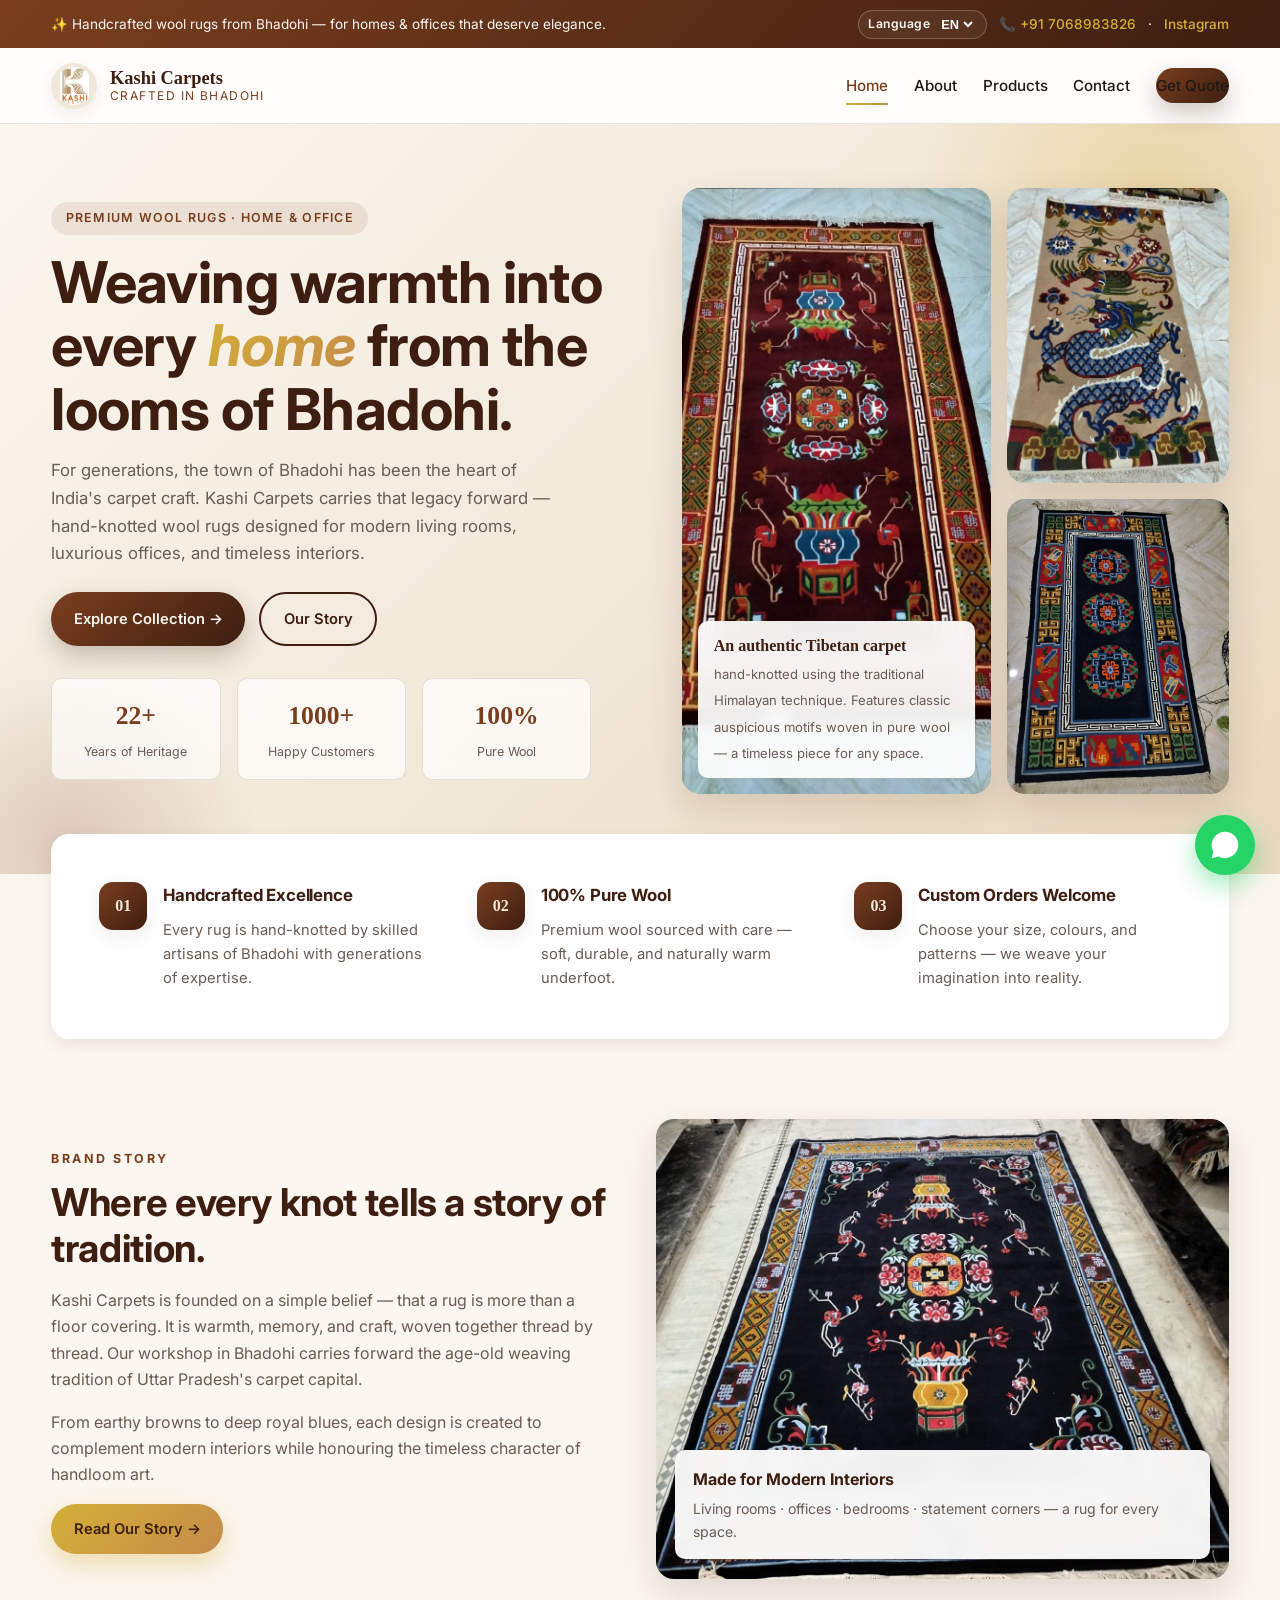
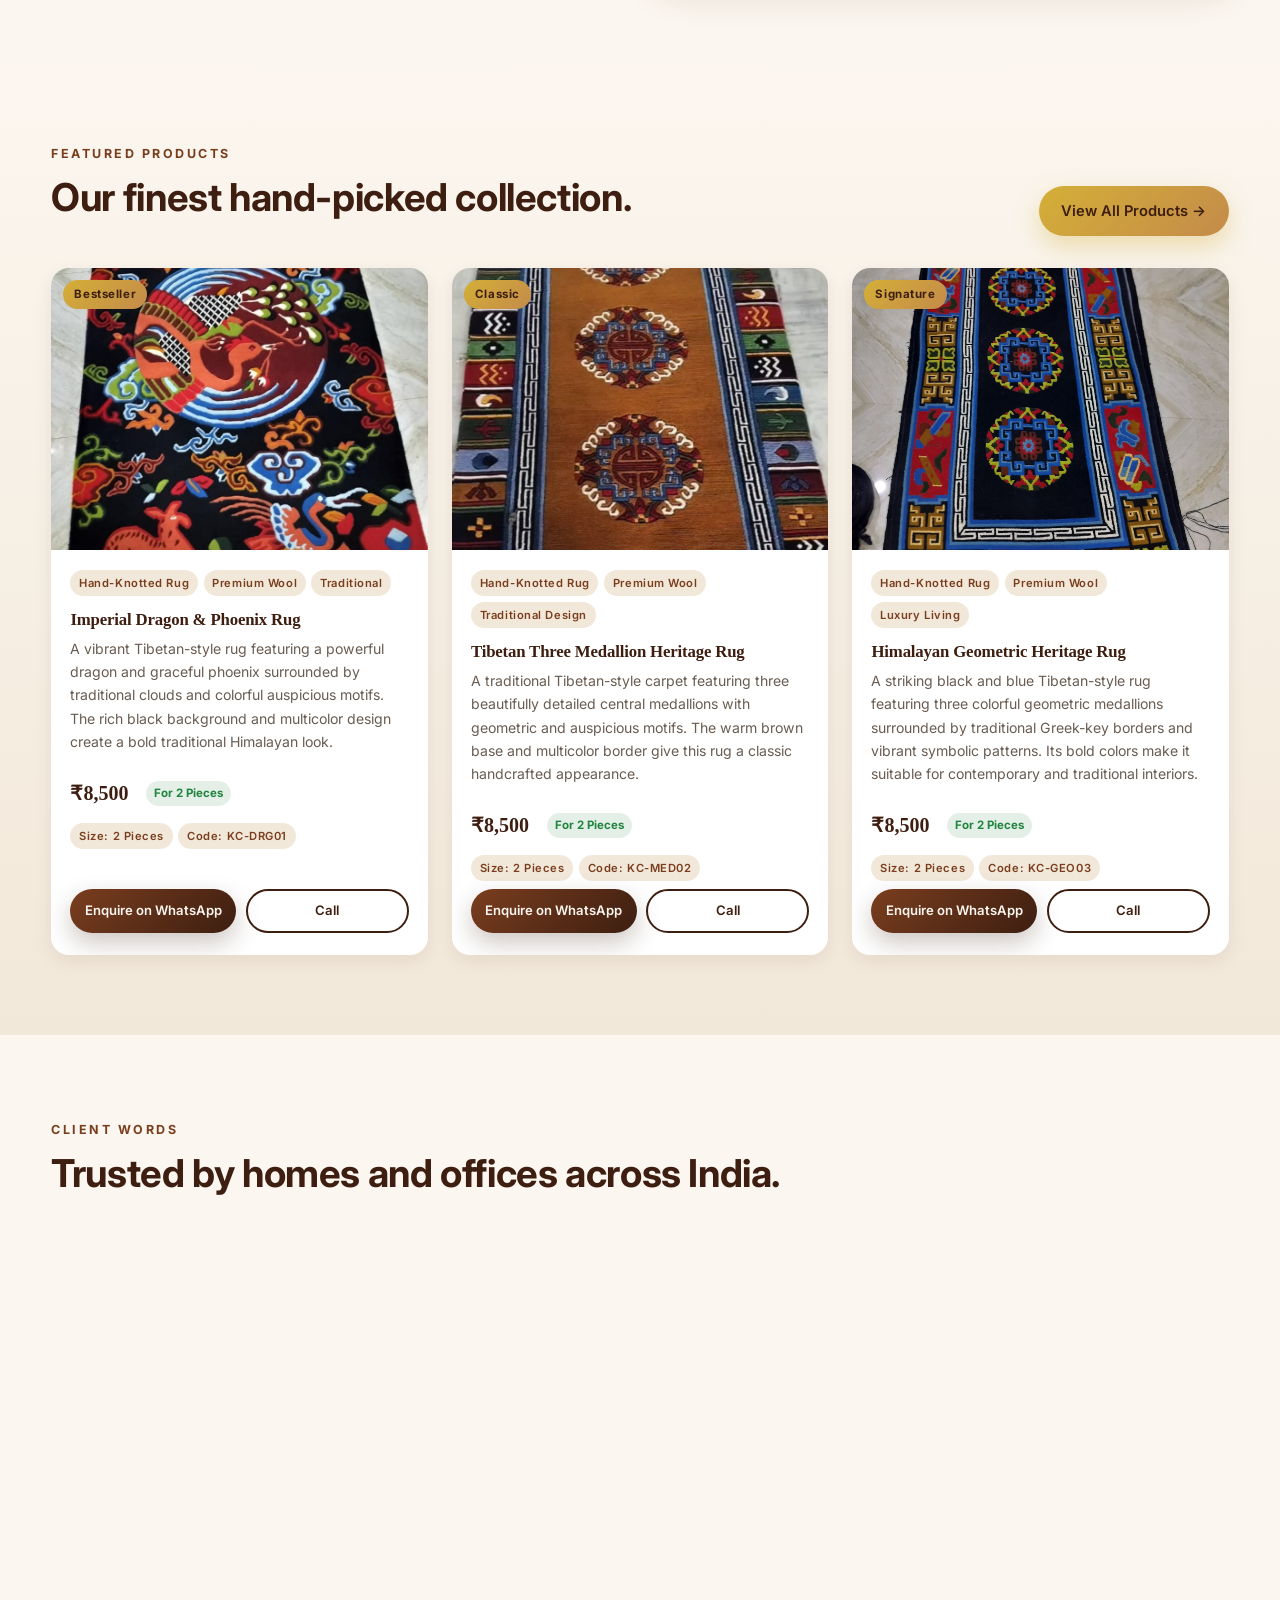
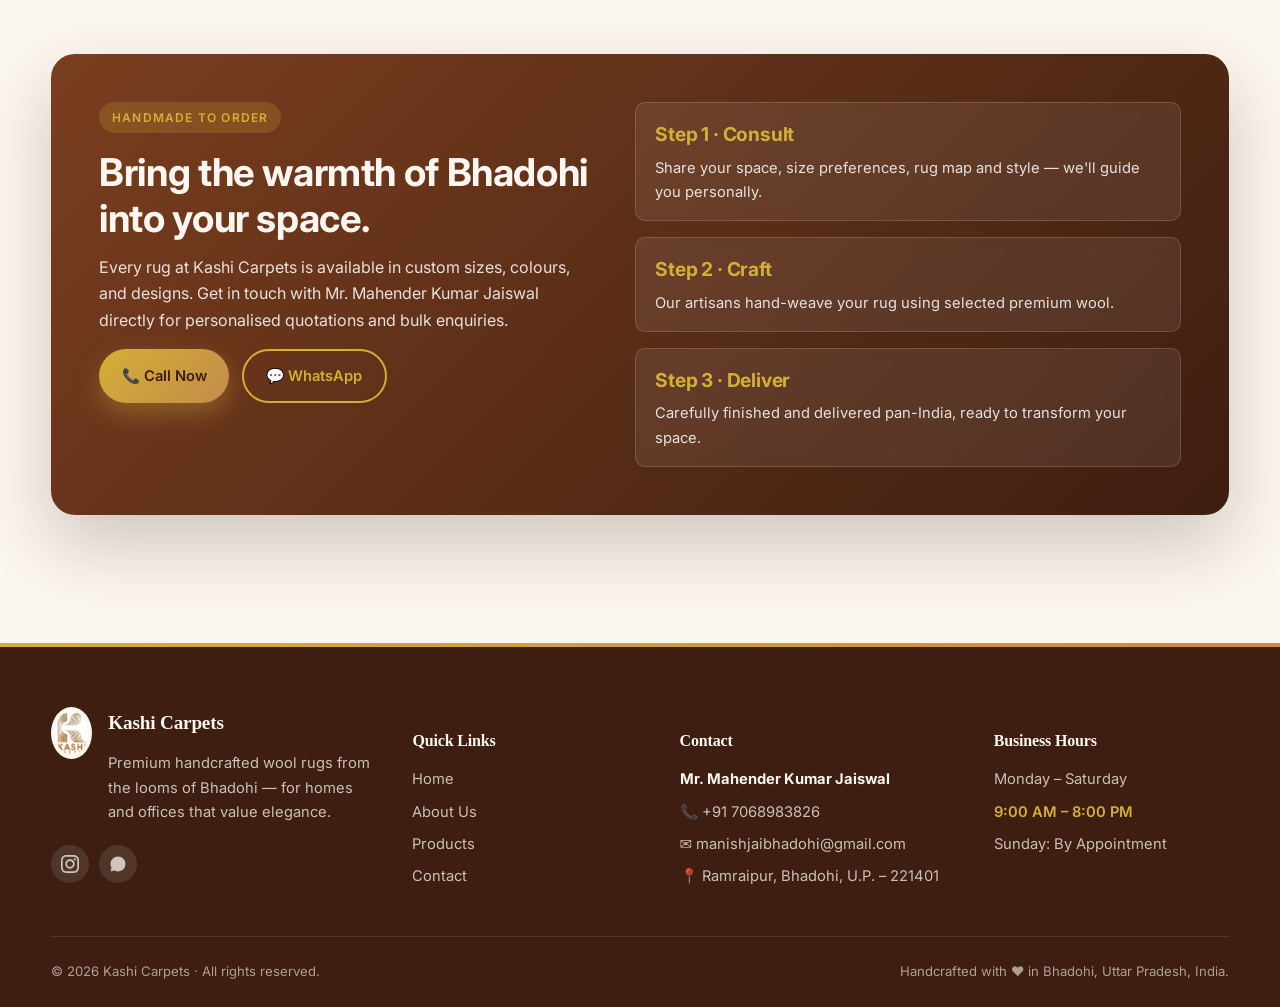
<file: index.html>
<!DOCTYPE html>
<html lang="en">
<head>
  <meta charset="UTF-8">
  <meta name="viewport" content="width=device-width, initial-scale=1.0">
  <title>Kashi Carpets | Handcrafted Wool Rugs from Bhadohi</title>
  <meta name="description" content="Kashi Carpets — premium handcrafted wool rugs from Bhadohi by Mr. Mahender Kumar Jaiswal. Home & office collections with elegant designs.">
  <meta name="theme-color" content="#3d1e10">
  <link rel="icon" type="image/webp" href="assets/images/logo.webp">
  <link rel="preconnect" href="https://fonts.googleapis.com">
  <link rel="preconnect" href="https://fonts.gstatic.com" crossorigin>
  <link href="https://fonts.googleapis.com/css2?family=Inter:wght@400;500;600;700;800&display=swap" rel="stylesheet">
  <link rel="stylesheet" href="assets/css/style.css?v=20261001">
</head>
<body>

  <!-- Preloader -->
  <div class="preloader">
    <div class="loader-ring"></div>
    <span class="loader-text">Kashi Carpets</span>
  </div>

  <!-- Top bar -->
  <div class="topbar">
    <div class="topbar-inner">
      <span data-i18n="topbarMessage">✨ Handcrafted wool rugs from Bhadohi — for homes & offices that deserve elegance.</span>
      <div class="topbar-actions">
        <div class="lang-switcher">
          <label for="language-switcher" data-i18n="languageLabel">Language</label>
          <select id="language-switcher" aria-label="Select website language">
            <option value="en">EN</option>
            <option value="hi">हिंदी</option>
          </select>
        </div>
        <a data-tel-link href="tel:917068983826">📞 <span data-phone>+91-70689-83826</span></a>
        <span> · </span>
        <a data-insta-link href="https://www.instagram.com/kashicarpets" target="_blank" rel="noopener">Instagram</a>
      </div>
    </div>
  </div>

  <!-- Header -->
  <header class="site-header">
    <nav class="navbar">
      <a class="brand" href="index.html">
        <img src="assets/images/logo.webp" alt="Kashi Carpets logo">
        <span class="brand-text">
          <strong>Kashi Carpets</strong>
          <span data-i18n="brandSub">Crafted in Bhadohi</span>
        </span>
      </a>
      <button class="menu-toggle" type="button" aria-label="Open navigation" aria-expanded="false" data-menu-toggle>☰</button>
      <div class="nav-links" data-menu>
        <a href="index.html" data-nav-link data-i18n="navHome">Home</a>
        <a href="about.html" data-nav-link data-i18n="navAbout">About</a>
        <a href="products.html" data-nav-link data-i18n="navProducts">Products</a>
        <a href="contact.html" data-nav-link data-i18n="navContact">Contact</a>
        <a class="btn btn-primary" href="contact.html" data-i18n="getQuote">Get Quote</a>
      </div>
    </nav>
  </header>

  <main>

    <!-- Hero -->
    <section class="hero">
      <div class="hero-inner">
        <div class="hero-copy">
          <span class="badge" data-i18n="heroBadge">Premium Wool Rugs · Home & Office</span>
          <h1 data-i18n-html="heroTitle">Weaving warmth into every <span class="accent">home</span> from the looms of Bhadohi.</h1>
          <p data-i18n="heroText">For generations, the town of Bhadohi has been the heart of India's carpet craft. Kashi Carpets carries that legacy forward — hand-knotted wool rugs designed for modern living rooms, luxurious offices, and timeless interiors.</p>
          <div class="hero-actions">
            <a class="btn btn-primary" href="products.html" data-i18n="exploreCollection">Explore Collection →</a>
            <a class="btn btn-outline" href="about.html" data-i18n="ourStoryBtn">Our Story</a>
          </div>
          <div class="hero-stats">
            <div class="stat-box">
              <strong data-count="22" data-suffix="+">0+</strong>
              <span>Years of Heritage</span>
            </div>
            <div class="stat-box">
              <strong data-count="1000" data-suffix="+">0+</strong>
              <span>Happy Customers</span>
            </div>
            <div class="stat-box">
              <strong data-count="100" data-suffix="%">0%</strong>
              <span>Pure Wool</span>
            </div>
          </div>
        </div>

        <div class="hero-visual">
          <div class="hero-panel large">
            <img src="assets\images\WhatsApp Image 2026-07-11 at 10.45.56 AM (1).jpeg" alt="Beige signature rug by Kashi Carpets">
            <div class="hero-chip">
              <strong>
              An authentic Tibetan carpet </strong><span>hand-knotted using the traditional Himalayan
                technique. Features classic auspicious motifs woven in pure wool — a timeless piece for any space.</span>
            </div>
          </div>
          <div class="hero-panel small-top">
            <img src="assets/images/WhatsApp Image 2026-07-11 at 10.45.53 AM (1).jpeg" alt="Red rug detail">
          </div>
          <div class="hero-panel small-bottom">
            <img src="assets\images\WhatsApp Image 2026-07-11 at 3.58.57 PM.jpeg" alt="Blue rug detail">
          </div>
        </div>
      </div>
    </section>

    <!-- Feature strip -->
    <section class="feature-strip container">
      <div class="card grid-3">
        <div class="feature-item">
          <div class="icon-bubble">01</div>
          <div>
            <h3>Handcrafted Excellence</h3>
            <p>Every rug is hand-knotted by skilled artisans of Bhadohi with generations of expertise.</p>
          </div>
        </div>
        <div class="feature-item">
          <div class="icon-bubble">02</div>
          <div>
            <h3>100% Pure Wool</h3>
            <p>Premium wool sourced with care — soft, durable, and naturally warm underfoot.</p>
          </div>
        </div>
        <div class="feature-item">
          <div class="icon-bubble">03</div>
          <div>
            <h3>Custom Orders Welcome</h3>
            <p>Choose your size, colours, and patterns — we weave your imagination into reality.</p>
          </div>
        </div>
      </div>
    </section>

    <!-- About preview -->
    <section class="section">
      <div class="container grid-2">
        <div class="about-panel reveal">
          <span class="eyebrow">Brand Story</span>
          <h2 class="section-title">Where every knot tells a story of tradition.</h2>
          <p>Kashi Carpets is founded on a simple belief — that a rug is more than a floor covering. It is warmth, memory, and craft, woven together thread by thread. Our workshop in Bhadohi carries forward the age-old weaving tradition of Uttar Pradesh's carpet capital.</p>
          <p>From earthy browns to deep royal blues, each design is created to complement modern interiors while honouring the timeless character of handloom art.</p>
          <a class="btn btn-secondary" href="about.html">Read Our Story →</a>
        </div>
        <div class="media-card reveal">
          <img src="assets\images\WhatsApp Image 2026-07-15 at 10.25.34 PM.jpeg" alt="Green rug by Kashi Carpets">
          <div class="floating-card">
            <strong>Made for Modern Interiors</strong>
            <p>Living rooms · offices · bedrooms · statement corners — a rug for every space.</p>
          </div>
        </div>
      </div>
    </section>

    <!-- Featured products -->
    <section class="section" style="background: linear-gradient(180deg, transparent 0%, #f2e8d9 100%);">
      <div class="container">
        <span class="eyebrow">Featured Products</span>
        <div class="products-toolbar">
          <h2 class="section-title">Our finest hand-picked collection.</h2>
          <a class="btn btn-secondary" href="products.html">View All Products →</a>
        </div>
        <div class="grid-3" data-featured-products></div>
      </div>
    </section>

    <!-- Testimonials -->
    <section class="section">
      <div class="container">
        <span class="eyebrow">Client Words</span>
        <h2 class="section-title" style="margin-bottom:2rem;">Trusted by homes and offices across India.</h2>
        <div class="grid-3">
          <div class="testimonial-card reveal">
            <div class="stars">★★★★★</div>
            <p>Beautiful craftsmanship. The wool feels premium and the colours are exactly as shown. Truly a piece of Bhadohi art in our living room.</p>
            <div class="testimonial-author">
              <div class="testimonial-avatar">R</div>
              <div>
                <strong>Palden</strong>
                <span>Delhi</span>
              </div>
            </div>
          </div>
          <div class="testimonial-card reveal">
            <div class="stars">★★★★★</div>
            <p>Ordered a custom-size rug for our office and it turned out spectacular. Mr. Mahender ji was very helpful throughout the process.</p>
            <div class="testimonial-author">
              <div class="testimonial-avatar">P</div>
              <div>
                <strong>Priya Verma</strong>
                <span>Nepal</span>
              </div>
            </div>
          </div>
          <div class="testimonial-card reveal">
            <div class="stars">★★★★★</div>
            <p>Excellent quality wool and delightful finishing. It feels like a legacy piece — something I'll pass to the next generation.</p>
            <div class="testimonial-author">
              <div class="testimonial-avatar">A</div>
              <div>
                <strong>Anil Gupta</strong>
                <span>Bihar</span>
              </div>
            </div>
          </div>
        </div>
      </div>
    </section>

    <!-- CTA banner -->
    <section class="section">
      <div class="container split-banner reveal">
        <div>
          <span class="badge">Handmade to order</span>
          <h2>Bring the warmth of Bhadohi into your space.</h2>
          <p>Every rug at Kashi Carpets is available in custom sizes, colours, and designs. Get in touch with Mr. Mahender Kumar Jaiswal directly for personalised quotations and bulk enquiries.</p>
          <div style="display:flex; gap:.8rem; flex-wrap:wrap; margin-top:1rem;">
            <a class="btn btn-secondary" data-tel-link href="tel:917068983826">📞 Call Now</a>
            <a class="btn btn-outline" style="border-color:var(--accent-2); color:var(--accent-2);" data-wa-link href="https://wa.me/917068983826" target="_blank" rel="noopener">💬 WhatsApp</a>
          </div>
        </div>
        <div class="timeline">
          <div class="timeline-item">
            <h3>Step 1 · Consult</h3>
            <p>Share your space, size preferences, rug map and style — we'll guide you personally.</p>
          </div>
          <div class="timeline-item">
            <h3>Step 2 · Craft</h3>
            <p>Our artisans hand-weave your rug using selected premium wool.</p>
          </div>
          <div class="timeline-item">
            <h3>Step 3 · Deliver</h3>
            <p>Carefully finished and delivered pan-India, ready to transform your space.</p>
          </div>
        </div>
      </div>
    </section>
  </main>

  <!-- Footer -->
  <footer class="site-footer">
    <div class="footer-grid">
      <div>
        <div class="footer-brand">
          <img src="assets/images/logo.webp" alt="Kashi Carpets logo">
          <div>
            <h3>Kashi Carpets</h3>
            <p>Premium handcrafted wool rugs from the looms of Bhadohi — for homes and offices that value elegance.</p>
          </div>
        </div>
        <div class="footer-social">
          <a data-insta-link href="https://www.instagram.com/kashi_carpets_bhadohi" target="_blank" rel="noopener" aria-label="Instagram">
            <svg viewBox="0 0 24 24"><path d="M12 2.2c3.2 0 3.6 0 4.8.1 1.2.1 1.8.3 2.2.4.6.2 1 .5 1.4.9.4.4.7.9.9 1.4.2.5.4 1.1.4 2.2.1 1.2.1 1.6.1 4.8s0 3.6-.1 4.8c-.1 1.2-.3 1.8-.4 2.2-.2.6-.5 1-.9 1.4-.4.4-.9.7-1.4.9-.5.2-1.1.4-2.2.4-1.2.1-1.6.1-4.8.1s-3.6 0-4.8-.1c-1.2-.1-1.8-.3-2.2-.4-.6-.2-1-.5-1.4-.9-.4-.4-.7-.9-.9-1.4-.2-.5-.4-1.1-.4-2.2C2.2 15.6 2.2 15.2 2.2 12s0-3.6.1-4.8c.1-1.2.3-1.8.4-2.2.2-.6.5-1 .9-1.4.4-.4.9-.7 1.4-.9.5-.2 1.1-.4 2.2-.4C8.4 2.2 8.8 2.2 12 2.2M12 0C8.7 0 8.3 0 7.1.1 5.8.1 5 .3 4.2.6 3.4.9 2.7 1.3 2 2c-.7.7-1.1 1.4-1.4 2.2C.3 5 .1 5.8.1 7.1 0 8.3 0 8.7 0 12s0 3.7.1 4.9c.1 1.2.3 2.1.6 2.9.3.8.7 1.5 1.4 2.2.7.7 1.4 1.1 2.2 1.4.8.3 1.7.5 2.9.6C8.3 24 8.7 24 12 24s3.7 0 4.9-.1c1.2-.1 2.1-.3 2.9-.6.8-.3 1.5-.7 2.2-1.4.7-.7 1.1-1.4 1.4-2.2.3-.8.5-1.7.6-2.9.1-1.2.1-1.6.1-4.9s0-3.7-.1-4.9c-.1-1.2-.3-2.1-.6-2.9-.3-.8-.7-1.5-1.4-2.2-.7-.7-1.4-1.1-2.2-1.4-.8-.3-1.7-.5-2.9-.6C15.7 0 15.3 0 12 0zm0 5.8c-3.4 0-6.2 2.8-6.2 6.2s2.8 6.2 6.2 6.2 6.2-2.8 6.2-6.2S15.4 5.8 12 5.8zm0 10.2c-2.2 0-4-1.8-4-4s1.8-4 4-4 4 1.8 4 4-1.8 4-4 4zm7.8-10.4c0 .8-.6 1.4-1.4 1.4-.8 0-1.4-.6-1.4-1.4 0-.8.6-1.4 1.4-1.4.8 0 1.4.6 1.4 1.4z"/></svg>
          </a>
          <a data-wa-link href="https://wa.me/917068983826" target="_blank" rel="noopener" aria-label="WhatsApp">
            <svg viewBox="0 0 24 24"><path d="M17.5 14.4c-.3-.1-1.7-.9-2-1-.3-.1-.5-.1-.7.1-.2.3-.7.9-.9 1.1-.2.2-.3.2-.6.1-.3-.1-1.2-.4-2.3-1.4-.9-.8-1.5-1.7-1.6-2-.2-.3 0-.4.1-.6.1-.1.3-.3.4-.5.1-.2.2-.3.3-.5.1-.2 0-.4 0-.5-.1-.1-.7-1.6-.9-2.2-.2-.6-.5-.5-.7-.5h-.6c-.2 0-.5.1-.8.4-.3.3-1 1-1 2.5s1 2.9 1.2 3.1c.1.2 2 3.1 4.9 4.3.7.3 1.2.5 1.7.6.7.2 1.3.2 1.8.1.5-.1 1.7-.7 1.9-1.4.2-.7.2-1.2.2-1.4-.1-.1-.3-.2-.6-.3zM12 2C6.5 2 2 6.5 2 12c0 1.8.5 3.5 1.3 4.9L2 22l5.2-1.3c1.4.8 3 1.2 4.8 1.2 5.5 0 10-4.5 10-10S17.5 2 12 2z"/></svg>
          </a>
        </div>
      </div>
      <div>
        <h4>Quick Links</h4>
        <p><a href="index.html">Home</a></p>
        <p><a href="about.html">About Us</a></p>
        <p><a href="products.html">Products</a></p>
        <p><a href="contact.html">Contact</a></p>
      </div>
      <div>
        <h4>Contact</h4>
        <p><strong style="color:var(--cream);" data-owner>Mr. Mahender Kumar Jaiswal</strong></p>
        <p><a data-tel-link href="tel:917068983826">📞 <span data-phone>+91 7068983826</span></a></p>
        <p><a data-mail-link href="mailto:manishjaibhadohi@gmail.com">✉️ <span data-email>manishjaibhadohi@gmail.com</span></a></p>
        <p>📍 Ramraipur, Bhadohi, U.P. – 221401</p>
      </div>
      <div>
        <h4>Business Hours</h4>
        <p>Monday – Saturday</p>
        <p style="color:var(--accent-2);font-weight:600;">9:00 AM – 8:00 PM</p>
        <p>Sunday: By Appointment</p>
      </div>
    </div>
    <div class="footer-bottom">
      <span>© <span data-year></span> Kashi Carpets · All rights reserved.</span>
      <span>Handcrafted with ♥ in Bhadohi, Uttar Pradesh, India.</span>
    </div>
  </footer>

  <!-- Floating buttons -->
  <button class="back-to-top" data-back-to-top aria-label="Back to top">↑</button>
  <a class="whatsapp-float" data-wa-link href="#" target="_blank" rel="noopener" aria-label="Chat on WhatsApp">
    <svg viewBox="0 0 24 24" fill="currentColor"><path d="M17.5 14.4c-.3-.1-1.7-.9-2-1-.3-.1-.5-.1-.7.1-.2.3-.7.9-.9 1.1-.2.2-.3.2-.6.1-.3-.1-1.2-.4-2.3-1.4-.9-.8-1.5-1.7-1.6-2-.2-.3 0-.4.1-.6.1-.1.3-.3.4-.5.1-.2.2-.3.3-.5.1-.2 0-.4 0-.5-.1-.1-.7-1.6-.9-2.2-.2-.6-.5-.5-.7-.5h-.6c-.2 0-.5.1-.8.4-.3.3-1 1-1 2.5s1 2.9 1.2 3.1c.1.2 2 3.1 4.9 4.3.7.3 1.2.5 1.7.6.7.2 1.3.2 1.8.1.5-.1 1.7-.7 1.9-1.4.2-.7.2-1.2.2-1.4-.1-.1-.3-.2-.6-.3zM12 2C6.5 2 2 6.5 2 12c0 1.8.5 3.5 1.3 4.9L2 22l5.2-1.3c1.4.8 3 1.2 4.8 1.2 5.5 0 10-4.5 10-10S17.5 2 12 2z"/></svg>
  </a>

  <script src="assets/js/script.js?v=20261001"></script>
</body>
</html>
</file>
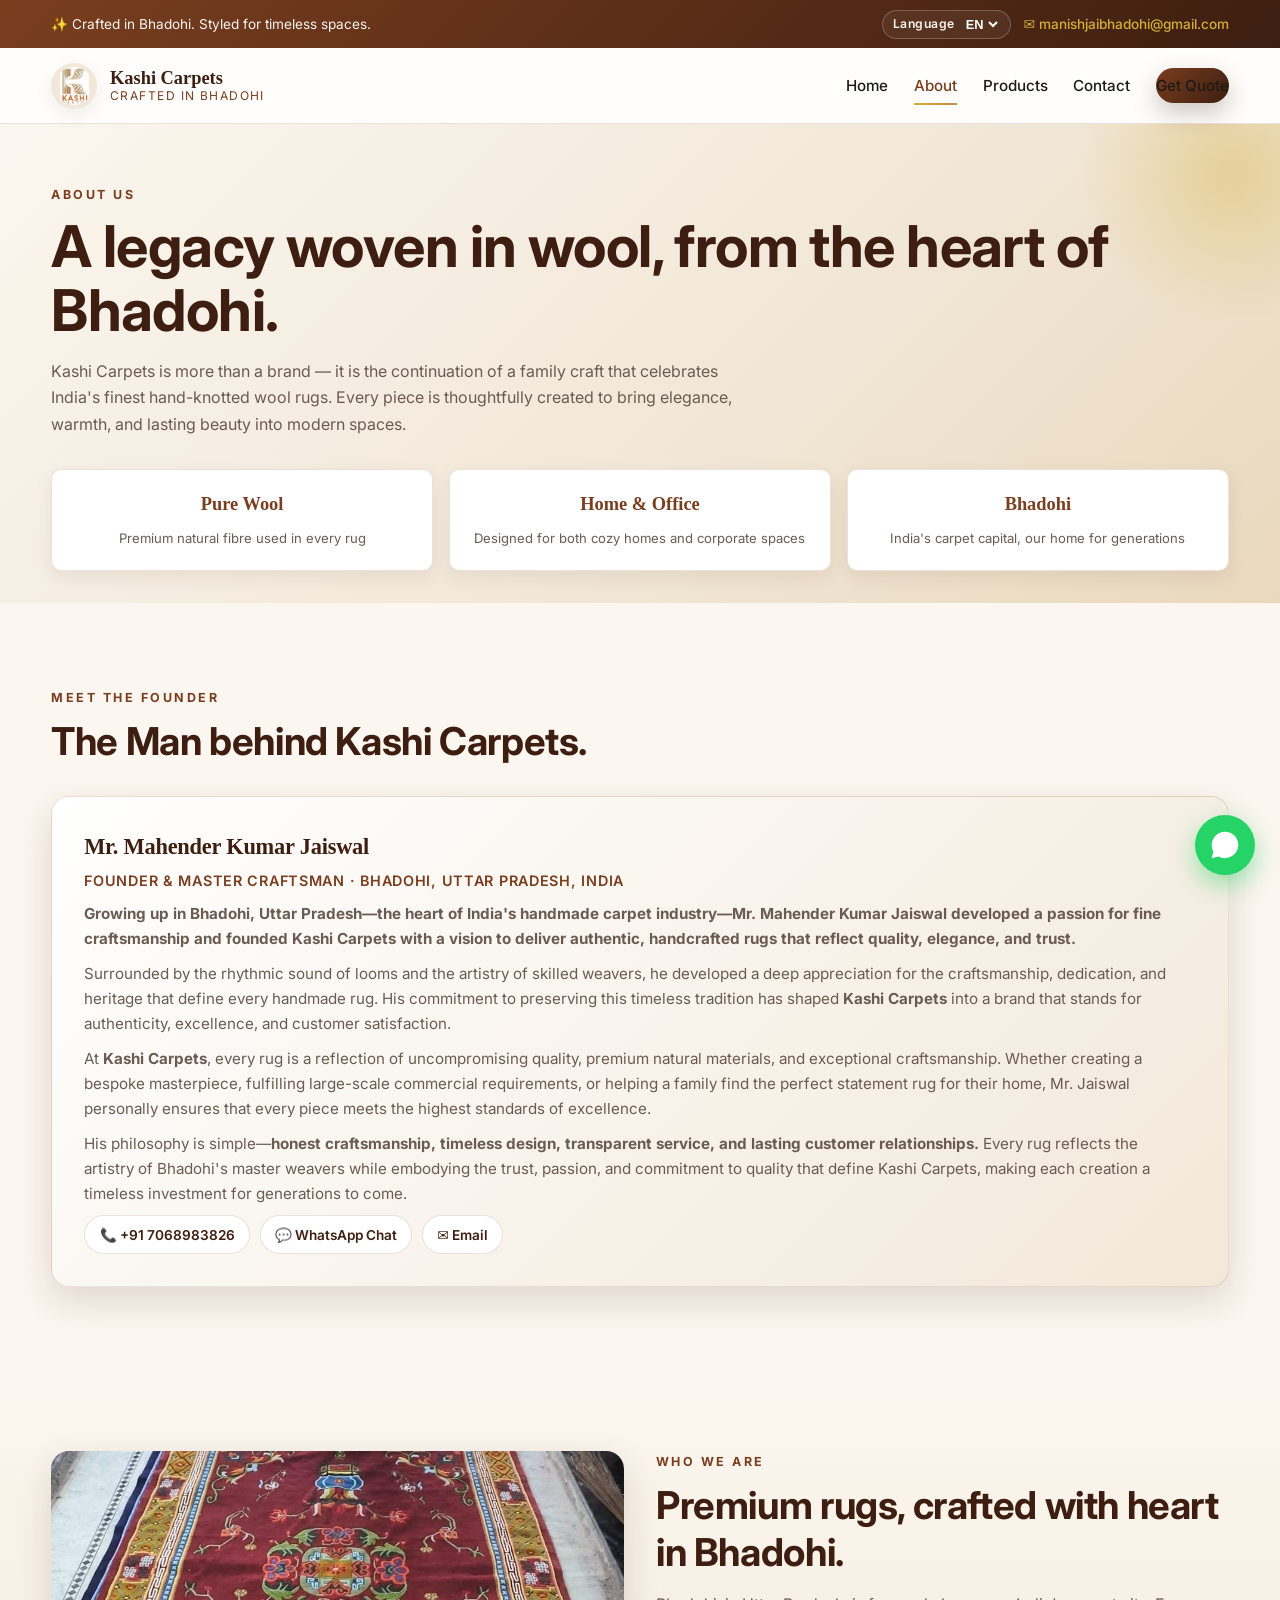
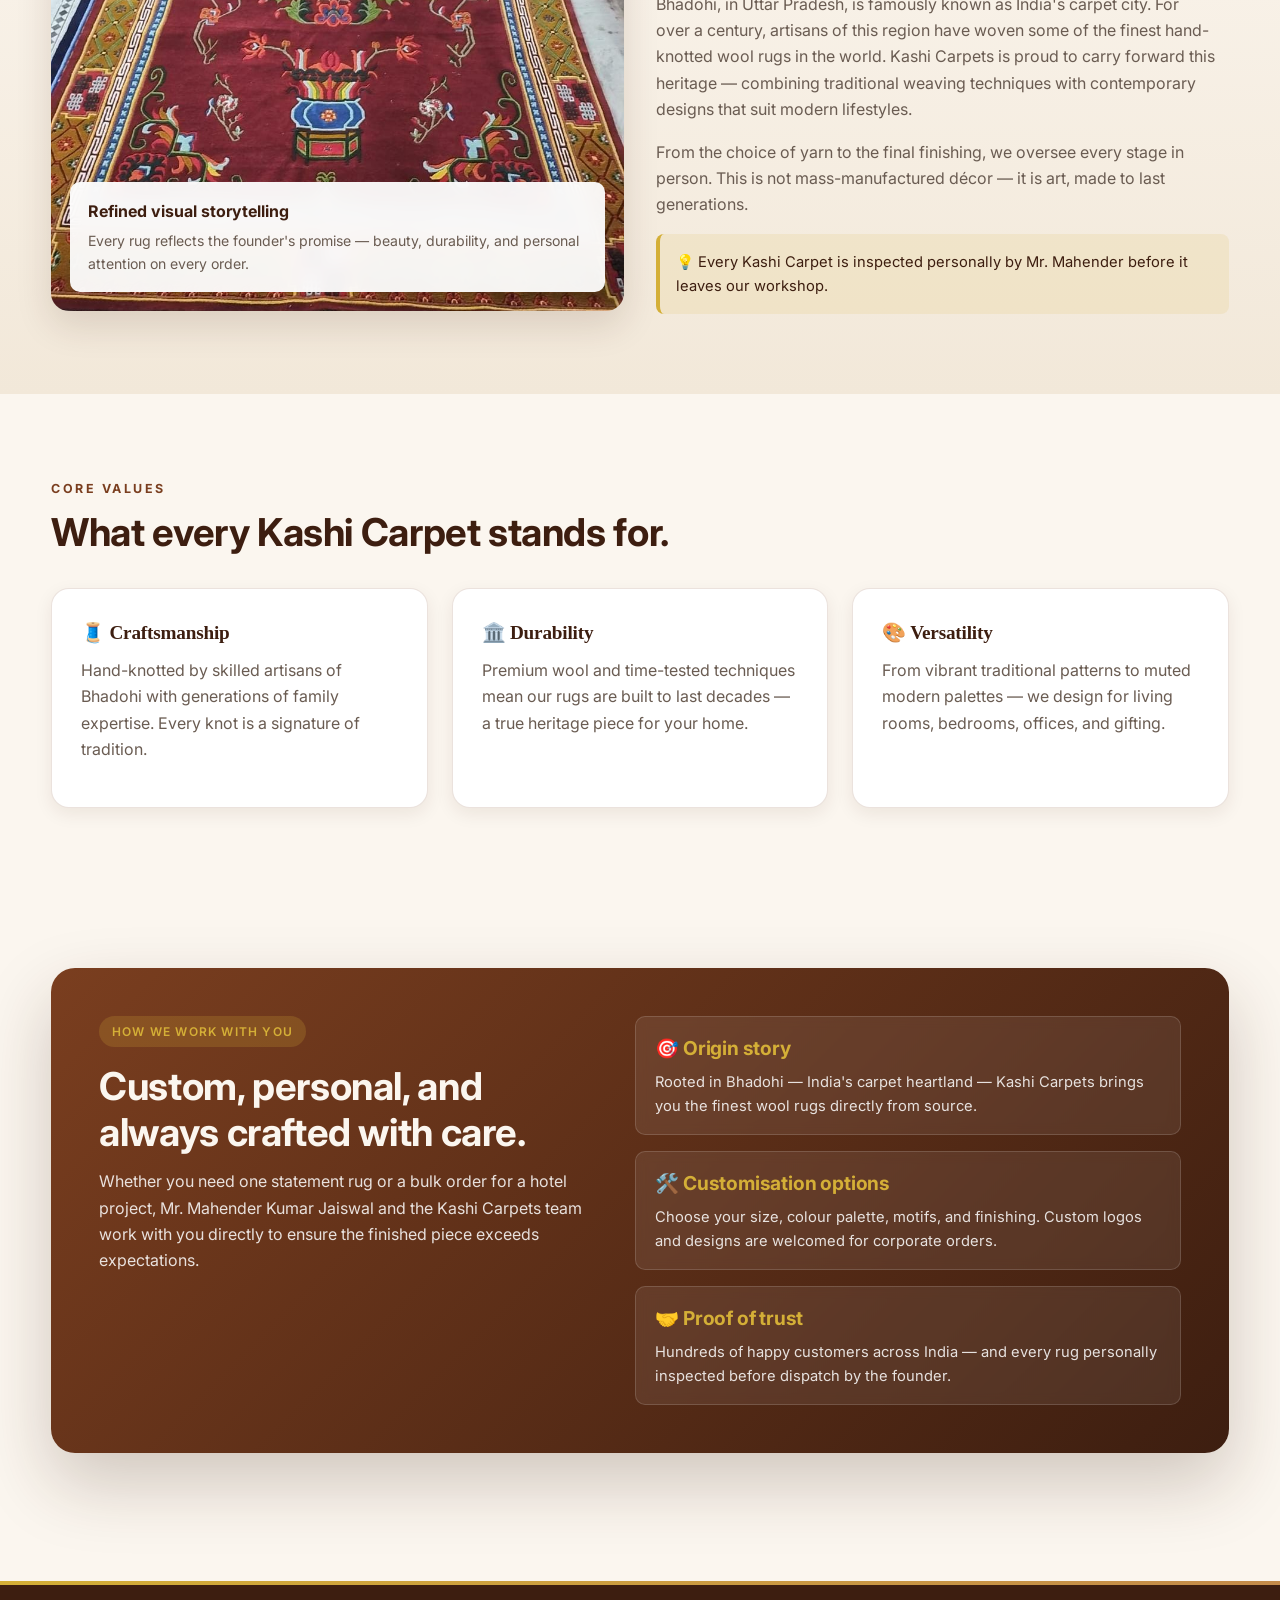
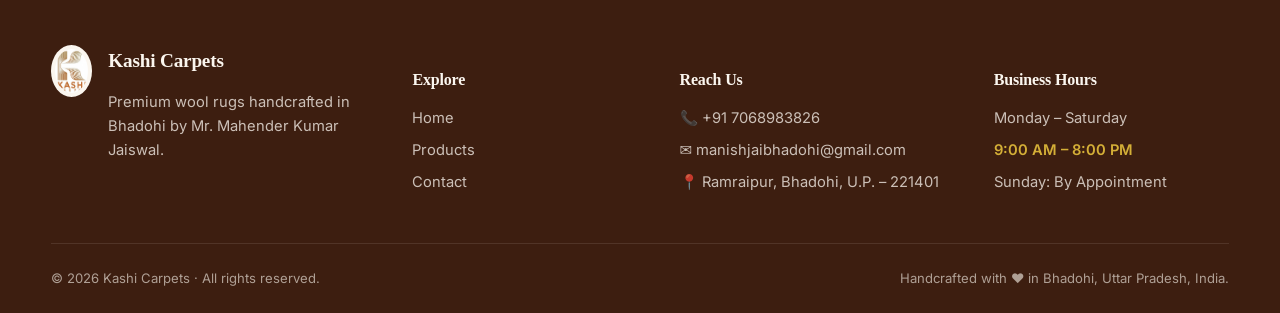
<file: about.html>
<!DOCTYPE html>
<html lang="en">

<head>
  <meta charset="UTF-8">
  <meta name="viewport" content="width=device-width, initial-scale=1.0">
  <title>About Us | Kashi Carpets</title>
  <meta name="description"
    content="Learn about Kashi Carpets and its founder Mr. Mahender Kumar Jaiswal, a resident of Bhadohi carrying forward the legacy of handcrafted wool rugs.">
  <meta name="theme-color" content="#3d1e10">
  <link rel="icon" type="image/webp" href="assets/images/logo.webp">
  <link rel="preconnect" href="https://fonts.googleapis.com">
  <link rel="preconnect" href="https://fonts.gstatic.com" crossorigin>
  <link href="https://fonts.googleapis.com/css2?family=Inter:wght@400;500;600;700;800&display=swap" rel="stylesheet">
  <link rel="stylesheet" href="assets/css/style.css?v=20261001">
</head>

<body>

  <div class="preloader">
    <div class="loader-ring"></div>
    <span class="loader-text">Kashi Carpets</span>
  </div>

  <div class="topbar">
    <div class="topbar-inner">
      <span data-i18n="aboutTopbar">✨ Crafted in Bhadohi. Styled for timeless spaces.</span>
      <div class="topbar-actions">
        <div class="lang-switcher">
          <label for="language-switcher" data-i18n="languageLabel">Language</label>
          <select id="language-switcher" aria-label="Select website language">
            <option value="en">EN</option>
            <option value="hi">हिंदी</option>
          </select>
        </div>
        <a data-mail-link href="mailto:manishjaibhadohi@gmail.com">✉️ <span
          data-email>manishjaibhadohi@gmail.com</span></a>
      </div>
    </div>
  </div>

  <header class="site-header">
    <nav class="navbar">
      <a class="brand" href="index.html">
        <img src="assets/images/logo.webp" alt="Kashi Carpets logo">
        <span class="brand-text">
          <strong>Kashi Carpets</strong>
          <span data-i18n="brandSub">Crafted in Bhadohi</span>
        </span>
      </a>
      <button class="menu-toggle" type="button" aria-label="Open navigation" aria-expanded="false"
        data-menu-toggle>☰</button>
      <div class="nav-links" data-menu>
        <a href="index.html" data-nav-link data-i18n="navHome">Home</a>
        <a href="about.html" data-nav-link data-i18n="navAbout">About</a>
        <a href="products.html" data-nav-link data-i18n="navProducts">Products</a>
        <a href="contact.html" data-nav-link data-i18n="navContact">Contact</a>
        <a class="btn btn-primary" href="contact.html" data-i18n="getQuote">Get Quote</a>
      </div>
    </nav>
  </header>

  <main>

    <section class="page-hero">
      <div class="container">
        <span class="eyebrow">About Us</span>
        <h1 class="section-title">A legacy woven in wool, from the heart of Bhadohi.</h1>
        <p>Kashi Carpets is more than a brand — it is the continuation of a family craft that celebrates India's finest
          hand-knotted wool rugs. Every piece is thoughtfully created to bring elegance, warmth, and lasting beauty into
          modern spaces.</p>
        <div class="metric-row">
          <div class="metric-card"><strong>Pure Wool</strong><span>Premium natural fibre used in every rug</span></div>
          <div class="metric-card"><strong>Home &amp; Office</strong><span>Designed for both cozy homes and corporate
              spaces</span></div>
          <div class="metric-card"><strong>Bhadohi</strong><span>India's carpet capital, our home for generations</span>
          </div>
        </div>
      </div>
    </section>

    <!-- Founder / Owner card -->
    <section class="section">
      <div class="container">
        <span class="eyebrow">Meet the Founder</span>
        <h2 class="section-title">The Man behind Kashi Carpets.</h2>
        <div class="owner-card reveal">
          <div class="owner-info">
            <h3 data-owner>Mr. Mahender Kumar Jaiswal</h3>
            <span class="role">Founder &amp; Master Craftsman · <span data-location>Ramraipur, Bhadohi, Uttar Pradesh,
                India</span></span>
            <section class="founder-story">
  <p>
    <strong>
      Growing up in Bhadohi, Uttar Pradesh—the heart of India's handmade carpet
      industry—Mr. Mahender Kumar Jaiswal developed a passion for fine
      craftsmanship and founded Kashi Carpets with a vision to deliver authentic,
      handcrafted rugs that reflect quality, elegance, and trust.
    </strong>
  </p>

  <p>
    Surrounded by the rhythmic sound of looms and the artistry of skilled
    weavers, he developed a deep appreciation for the craftsmanship,
    dedication, and heritage that define every handmade rug. His commitment to
    preserving this timeless tradition has shaped <strong>Kashi Carpets</strong>
    into a brand that stands for authenticity, excellence, and customer
    satisfaction.
  </p>

  <p>
    At <strong>Kashi Carpets</strong>, every rug is a reflection of
    uncompromising quality, premium natural materials, and exceptional
    craftsmanship. Whether creating a bespoke masterpiece, fulfilling
    large-scale commercial requirements, or helping a family find the perfect
    statement rug for their home, Mr. Jaiswal personally ensures that every
    piece meets the highest standards of excellence.
  </p>

  <p>
    His philosophy is simple—<strong>honest craftsmanship, timeless design,
    transparent service, and lasting customer relationships.</strong> Every rug
    reflects the artistry of Bhadohi's master weavers while embodying the
    trust, passion, and commitment to quality that define Kashi Carpets,
    making each creation a timeless investment for generations to come.
  </p>
</section>
            <div class="owner-links">
              <a data-tel-link href="tel:917068983826">📞 <span data-phone>+91 7068983826</span></a>
              <a data-wa-link href="https://wa.me/917068983826" target="_blank" rel="noopener">💬 WhatsApp Chat</a>
              <a data-mail-link href="mailto:manishjaibhadohi@gmail.com">✉️ Email</a>
            </div>
          </div>
        </div>
      </div>
    </section>

    <section class="section" style="background: linear-gradient(180deg, transparent 0%, #f2e8d9 100%);">
      <div class="container grid-2">
        <div class="media-card reveal">
          <img src="assets\images\WhatsApp Image 2026-07-15 at 11.04.21 PM.jpeg"
          alt="Kashi Carpets red rug">
          <div class="floating-card">
            <strong>Refined visual storytelling</strong>
            <p>Every rug reflects the founder's promise — beauty, durability, and personal attention on every order.</p>
          </div>
        </div>
        <div class="about-panel reveal">
          <span class="eyebrow">Who We Are</span>
          <h2 class="section-title">Premium rugs, crafted with heart in Bhadohi.</h2>
          <p>Bhadohi, in Uttar Pradesh, is famously known as India's carpet city. For over a century, artisans of this
            region have woven some of the finest hand-knotted wool rugs in the world. Kashi Carpets is proud to carry
            forward this heritage — combining traditional weaving techniques with contemporary designs that suit modern
            lifestyles.</p>
          <p>From the choice of yarn to the final finishing, we oversee every stage in person. This is not
            mass-manufactured décor — it is art, made to last generations.</p>
          <div class="notice">💡 Every Kashi Carpet is inspected personally by Mr. Mahender  before it leaves our
            workshop.</div>
        </div>
      </div>
    </section>

    <section class="section">
      <div class="container">
        <span class="eyebrow">Core Values</span>
        <h2 class="section-title" style="margin-bottom:2rem;">What every Kashi Carpet stands for.</h2>
        <div class="grid-3">
          <div class="value-card reveal">
            <h3>🧵 Craftsmanship</h3>
            <p>Hand-knotted by skilled artisans of Bhadohi with generations of family expertise. Every knot is a
              signature of tradition.</p>
          </div>
          <div class="value-card reveal">
            <h3>🏛️ Durability</h3>
            <p>Premium wool and time-tested techniques mean our rugs are built to last decades — a true heritage piece
              for your home.</p>
          </div>
          <div class="value-card reveal">
            <h3>🎨 Versatility</h3>
            <p>From vibrant traditional patterns to muted modern palettes — we design for living rooms, bedrooms,
              offices, and gifting.</p>
          </div>
        </div>
      </div>
    </section>

    <section class="section">
      <div class="container split-banner reveal">
        <div>
          <span class="badge">How we work with you</span>
          <h2>Custom, personal, and always crafted with care.</h2>
          <p>Whether you need one statement rug or a bulk order for a hotel project, Mr. Mahender Kumar Jaiswal and the
            Kashi Carpets team work with you directly to ensure the finished piece exceeds expectations.</p>
        </div>
        <div class="timeline">
          <div class="step-card">
            <h3>🎯 Origin story</h3>
            <p>Rooted in Bhadohi — India's carpet heartland — Kashi Carpets brings you the finest wool rugs directly
              from source.</p>
          </div>
          <div class="step-card">
            <h3>🛠️ Customisation options</h3>
            <p>Choose your size, colour palette, motifs, and finishing. Custom logos and designs are welcomed for
              corporate orders.</p>
          </div>
          <div class="step-card">
            <h3>🤝 Proof of trust</h3>
            <p>Hundreds of happy customers across India — and every rug personally inspected before dispatch by the
              founder.</p>
          </div>
        </div>
      </div>
    </section>
  </main>

  <footer class="site-footer">
    <div class="footer-grid">
      <div>
        <div class="footer-brand">
          <img src="assets/images/logo.webp" alt="Kashi Carpets logo">
          <div>
            <h3>Kashi Carpets</h3>
            <p>Premium wool rugs handcrafted in Bhadohi by <span data-owner>Mr. Mahender Kumar Jaiswal</span>.</p>
          </div>
        </div>
      </div>
      <div>
        <h4>Explore</h4>
        <p><a href="index.html">Home</a></p>
        <p><a href="products.html">Products</a></p>
        <p><a href="contact.html">Contact</a></p>
      </div>
      <div>
        <h4>Reach Us</h4>
        <p><a data-tel-link href="tel:917068983826">📞 <span data-phone>+91-70689-83826</span></a></p>
          <p><a data-mail-link href="mailto:manishjaibhadohi@gmail.com">✉️ <span
            data-email>manishjaibhadohi@gmail.com</span></a></p>
        <p>📍 Ramraipur, Bhadohi, U.P. – 221401</p>
      </div>
      <div>
        <h4>Business Hours</h4>
        <p>Monday – Saturday</p>
        <p style="color:var(--accent-2);font-weight:600;">9:00 AM – 8:00 PM</p>
        <p>Sunday: By Appointment</p>
      </div>
    </div>
    <div class="footer-bottom">
      <span>© <span data-year></span> Kashi Carpets · All rights reserved.</span>
      <span>Handcrafted with ♥ in Bhadohi, Uttar Pradesh, India.</span>
    </div>
  </footer>

  <button class="back-to-top" data-back-to-top aria-label="Back to top">↑</button>
  <a class="whatsapp-float" data-wa-link href="#" target="_blank" rel="noopener" aria-label="Chat on WhatsApp">
    <svg viewBox="0 0 24 24" fill="currentColor">
      <path
        d="M17.5 14.4c-.3-.1-1.7-.9-2-1-.3-.1-.5-.1-.7.1-.2.3-.7.9-.9 1.1-.2.2-.3.2-.6.1-.3-.1-1.2-.4-2.3-1.4-.9-.8-1.5-1.7-1.6-2-.2-.3 0-.4.1-.6.1-.1.3-.3.4-.5.1-.2.2-.3.3-.5.1-.2 0-.4 0-.5-.1-.1-.7-1.6-.9-2.2-.2-.6-.5-.5-.7-.5h-.6c-.2 0-.5.1-.8.4-.3.3-1 1-1 2.5s1 2.9 1.2 3.1c.1.2 2 3.1 4.9 4.3.7.3 1.2.5 1.7.6.7.2 1.3.2 1.8.1.5-.1 1.7-.7 1.9-1.4.2-.7.2-1.2.2-1.4-.1-.1-.3-.2-.6-.3zM12 2C6.5 2 2 6.5 2 12c0 1.8.5 3.5 1.3 4.9L2 22l5.2-1.3c1.4.8 3 1.2 4.8 1.2 5.5 0 10-4.5 10-10S17.5 2 12 2z" />
    </svg>
  </a>

  <script src="assets/js/script.js?v=20261001"></script>
</body>

</html>
</file>
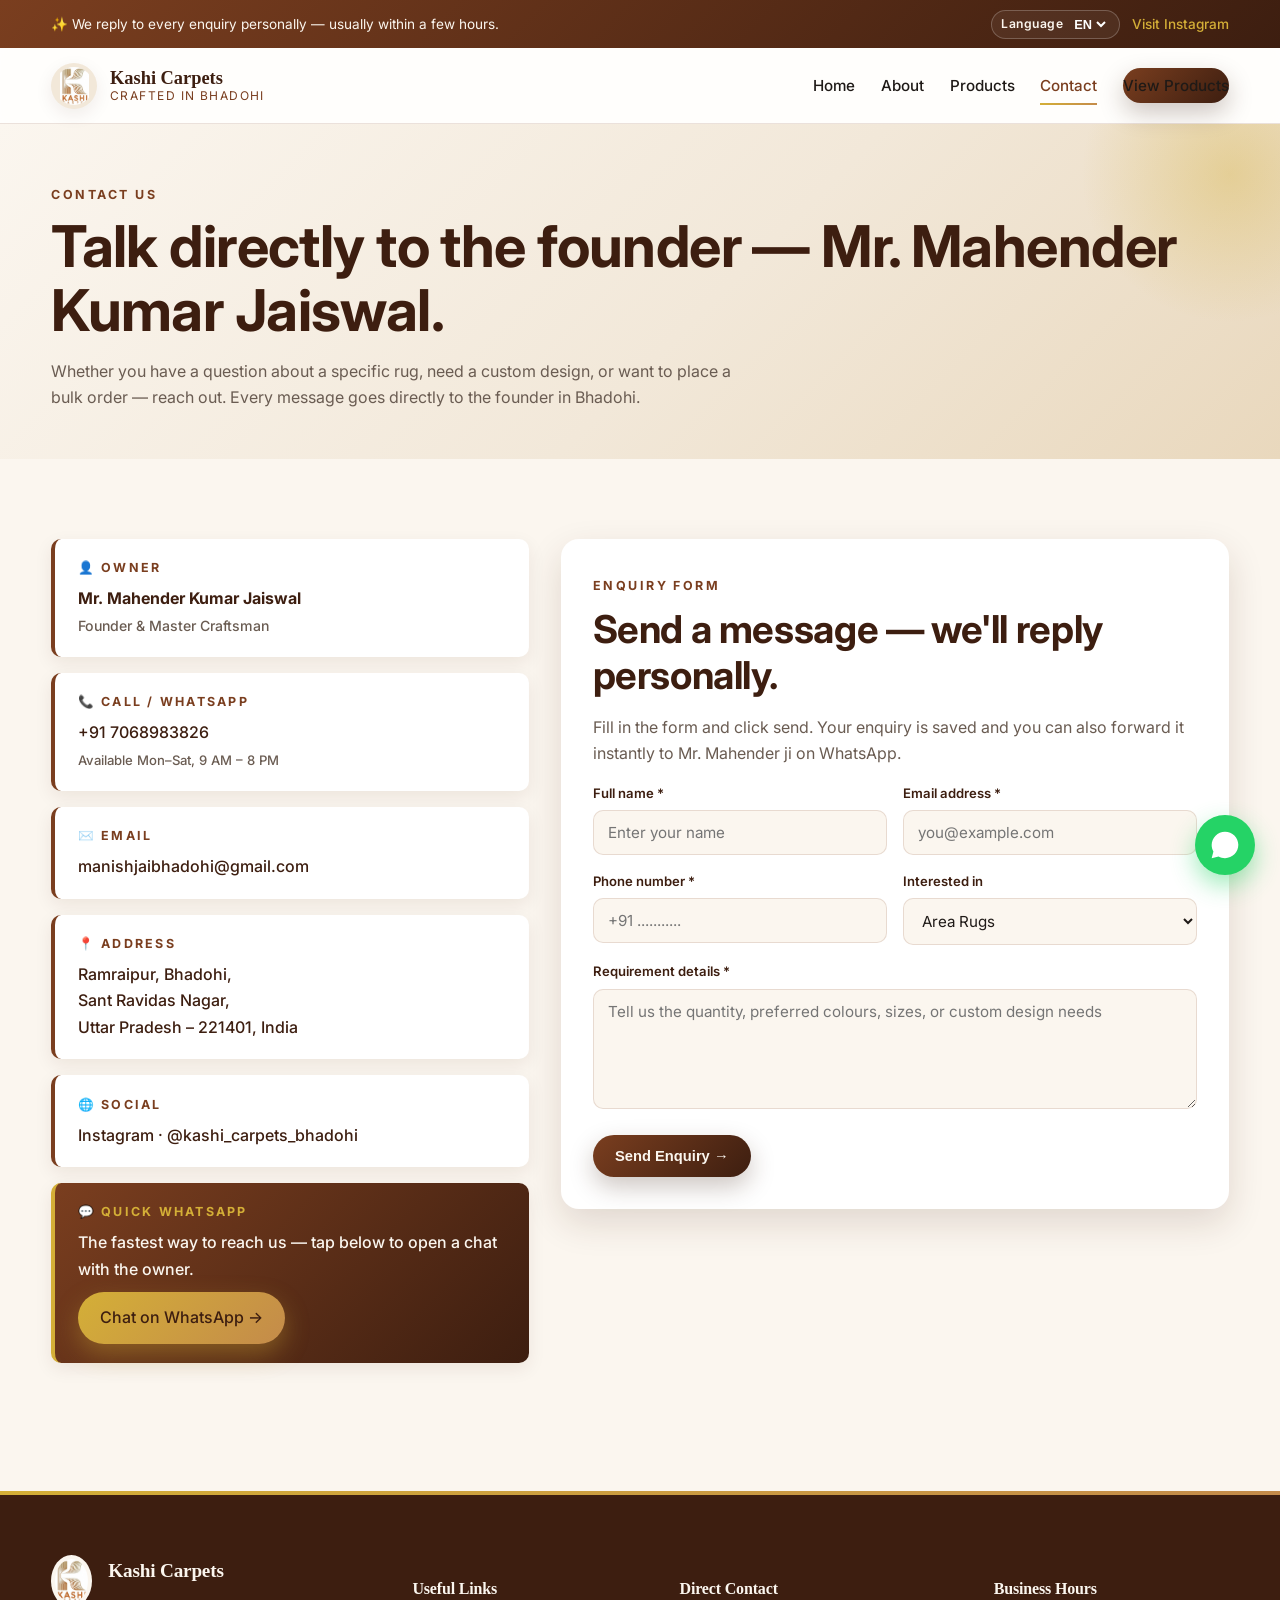
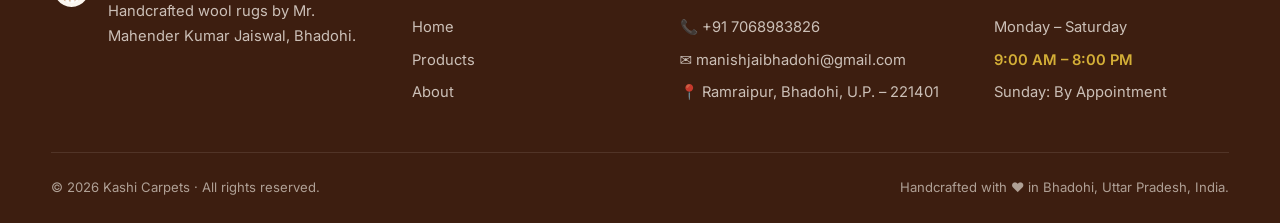
<file: contact.html>
<!DOCTYPE html>
<html lang="en">
<head>
  <meta charset="UTF-8">
  <meta name="viewport" content="width=device-width, initial-scale=1.0">
  <title>Contact Us | Kashi Carpets</title>
  <meta name="description" content="Contact Mr. Mahender Kumar Jaiswal, owner of Kashi Carpets, Bhadohi. Call +91 7068983826 or send an enquiry through our contact form.">
  <meta name="theme-color" content="#3d1e10">
  <link rel="icon" type="image/webp" href="assets/images/logo.webp">
  <link rel="preconnect" href="https://fonts.googleapis.com">
  <link rel="preconnect" href="https://fonts.gstatic.com" crossorigin>
  <link href="https://fonts.googleapis.com/css2?family=Inter:wght@400;500;600;700;800&display=swap" rel="stylesheet">
  <link rel="stylesheet" href="assets/css/style.css?v=20261001">
</head>
<body>

  <div class="preloader">
    <div class="loader-ring"></div>
    <span class="loader-text">Kashi Carpets</span>
  </div>

  <div class="topbar">
    <div class="topbar-inner">
      <span data-i18n="contactTopbar">✨ We reply to every enquiry personally — usually within a few hours.</span>
      <div class="topbar-actions">
        <div class="lang-switcher">
          <label for="language-switcher" data-i18n="languageLabel">Language</label>
          <select id="language-switcher" aria-label="Select website language">
            <option value="en">EN</option>
            <option value="hi">हिंदी</option>
          </select>
        </div>
        <a data-insta-link href="https://www.instagram.com/kashi_carpets_bhadohi" target="_blank" rel="noopener">Visit Instagram</a>
      </div>
    </div>
  </div>

  <header class="site-header">
    <nav class="navbar">
      <a class="brand" href="index.html">
        <img src="assets/images/logo.webp" alt="Kashi Carpets logo">
        <span class="brand-text">
          <strong>Kashi Carpets</strong>
          <span data-i18n="brandSub">Crafted in Bhadohi</span>
        </span>
      </a>
      <button class="menu-toggle" type="button" aria-label="Open navigation" aria-expanded="false" data-menu-toggle>☰</button>
      <div class="nav-links" data-menu>
        <a href="index.html" data-nav-link data-i18n="navHome">Home</a>
        <a href="about.html" data-nav-link data-i18n="navAbout">About</a>
        <a href="products.html" data-nav-link data-i18n="navProducts">Products</a>
        <a href="contact.html" data-nav-link data-i18n="navContact">Contact</a>
        <a class="btn btn-primary" href="products.html" data-i18n="viewProducts">View Products</a>
      </div>
    </nav>
  </header>

  <main>

    <section class="page-hero">
      <div class="container">
        <span class="eyebrow">Contact Us</span>
        <h1 class="section-title">Talk directly to the founder — <span data-owner>Mr. Mahender Kumar Jaiswal</span>.</h1>
        <p>Whether you have a question about a specific rug, need a custom design, or want to place a bulk order — reach out. Every message goes directly to the founder in Bhadohi.</p>
      </div>
    </section>

    <section class="section">
      <div class="container contact-grid">
        <div class="contact-list">

          <div class="contact-card reveal">
            <h3>👤 Owner</h3>
            <p><strong data-owner style="color:var(--brand-1);">Mr. Mahender Kumar Jaiswal</strong></p>
            <p style="font-size:.88rem; color:var(--muted); margin-top:.2rem;">Founder &amp; Master Craftsman</p>
          </div>

          <div class="contact-card reveal">
            <h3>📞 Call / WhatsApp</h3>
            <p><a data-tel-link href="tel:917068983826"><span data-phone>+91-70689-83826</span></a></p>
            <p style="font-size:.82rem; color:var(--muted); margin-top:.3rem;">Available Mon–Sat, 9 AM – 8 PM</p>
          </div>

          <div class="contact-card reveal">
            <h3>✉️ Email</h3>
            <p><a data-mail-link href="mailto:manishjaibhadohi@gmail.com"><span data-email>manishjaibhadohi@gmail.com</span></a></p>
          </div>

          <div class="contact-card reveal">
            <h3>📍 Address</h3>
            <p>Ramraipur, Bhadohi,<br>Sant Ravidas Nagar,<br>Uttar Pradesh – 221401, India</p>
          </div>

          <div class="contact-card reveal">
            <h3>🌐 Social</h3>
            <p><a data-insta-link href="https://www.instagram.com/kashi_carpets_bhadohi" target="_blank" rel="noopener">Instagram · @kashi_carpets_bhadohi</a></p>
          </div>

          <div class="contact-card reveal" style="background: var(--grad-brand); color: var(--cream); border-left-color: var(--accent-2);">
            <h3 style="color:var(--accent-2);">💬 Quick WhatsApp</h3>
            <p style="color:var(--cream);">The fastest way to reach us — tap below to open a chat with the owner.</p>
            <a class="btn btn-secondary" data-wa-link href="https://wa.me/917068983826" target="_blank" rel="noopener" style="margin-top:.6rem;">Chat on WhatsApp →</a>
          </div>

        </div>

        <div class="contact-panel reveal">
          <span class="eyebrow">Enquiry Form</span>
          <h2 class="section-title">Send a message — we'll reply personally.</h2>
          <p>Fill in the form and click send. Your enquiry is saved and you can also forward it instantly to Mr. Mahender ji on WhatsApp.</p>
          <form data-contact-form novalidate>
            <div class="form-grid">
              <div class="form-group">
                <label for="name">Full name *</label>
                <input id="name" name="name" type="text" placeholder="Enter your name" required>
              </div>
              <div class="form-group">
                <label for="email">Email address *</label>
                <input id="email" name="email" type="email" placeholder="you@example.com" required>
              </div>
              <div class="form-group">
                <label for="phone">Phone number *</label>
                <input id="phone" name="phone" type="tel" placeholder="+91 ..........." required>
              </div>
              <div class="form-group">
                <label for="category">Interested in</label>
                <select id="category" name="category">
                  <option value="Area Rugs">Area Rugs</option>
                  <option value="Custom Order">Custom Order</option>
                  <option value="Bulk Requirement">Bulk Requirement</option>
                  <option value="Office Rugs">Office Rugs</option>
                  <option value="Luxury Signature">Luxury Signature Collection</option>
                </select>
              </div>
              <div class="form-group full">
                <label for="requirement">Requirement details *</label>
                <textarea id="requirement" name="requirement" placeholder="Tell us the quantity, preferred colours, sizes, or custom design needs" required></textarea>
              </div>
            </div>
            <button class="btn btn-primary" type="submit">Send Enquiry →</button>
            <div class="form-message" data-form-message></div>
          </form>
        </div>
      </div>
    </section>
  </main>

  <footer class="site-footer">
    <div class="footer-grid">
      <div>
        <div class="footer-brand">
          <img src="assets/images/logo.webp" alt="Kashi Carpets logo">
          <div>
            <h3>Kashi Carpets</h3>
            <p>Handcrafted wool rugs by <span data-owner>Mr. Mahender Kumar Jaiswal</span>, Bhadohi.</p>
          </div>
        </div>
      </div>
      <div>
        <h4>Useful Links</h4>
        <p><a href="index.html">Home</a></p>
        <p><a href="products.html">Products</a></p>
        <p><a href="about.html">About</a></p>
      </div>
      <div>
        <h4>Direct Contact</h4>
        <p><a data-tel-link href="tel:917068983826">📞 <span data-phone>+91-70689-83826</span></a></p>
        <p><a data-mail-link href="mailto:manishjaibhadohi@gmail.com">✉️ <span data-email>manishjaibhadohi@gmail.com</span></a></p>
        <p>📍 Ramraipur, Bhadohi, U.P. – 221401</p>
      </div>
      <div>
        <h4>Business Hours</h4>
        <p>Monday – Saturday</p>
        <p style="color:var(--accent-2);font-weight:600;">9:00 AM – 8:00 PM</p>
        <p>Sunday: By Appointment</p>
      </div>
    </div>
    <div class="footer-bottom">
      <span>© <span data-year></span> Kashi Carpets · All rights reserved.</span>
      <span>Handcrafted with ♥ in Bhadohi, Uttar Pradesh, India.</span>
    </div>
  </footer>

  <button class="back-to-top" data-back-to-top aria-label="Back to top">↑</button>
  <a class="whatsapp-float" data-wa-link href="#" target="_blank" rel="noopener" aria-label="Chat on WhatsApp">
    <svg viewBox="0 0 24 24" fill="currentColor"><path d="M17.5 14.4c-.3-.1-1.7-.9-2-1-.3-.1-.5-.1-.7.1-.2.3-.7.9-.9 1.1-.2.2-.3.2-.6.1-.3-.1-1.2-.4-2.3-1.4-.9-.8-1.5-1.7-1.6-2-.2-.3 0-.4.1-.6.1-.1.3-.3.4-.5.1-.2.2-.3.3-.5.1-.2 0-.4 0-.5-.1-.1-.7-1.6-.9-2.2-.2-.6-.5-.5-.7-.5h-.6c-.2 0-.5.1-.8.4-.3.3-1 1-1 2.5s1 2.9 1.2 3.1c.1.2 2 3.1 4.9 4.3.7.3 1.2.5 1.7.6.7.2 1.3.2 1.8.1.5-.1 1.7-.7 1.9-1.4.2-.7.2-1.2.2-1.4-.1-.1-.3-.2-.6-.3zM12 2C6.5 2 2 6.5 2 12c0 1.8.5 3.5 1.3 4.9L2 22l5.2-1.3c1.4.8 3 1.2 4.8 1.2 5.5 0 10-4.5 10-10S17.5 2 12 2z"/></svg>
  </a>

  <script src="assets/js/script.js?v=20261001"></script>
</body>
</html>
</file>
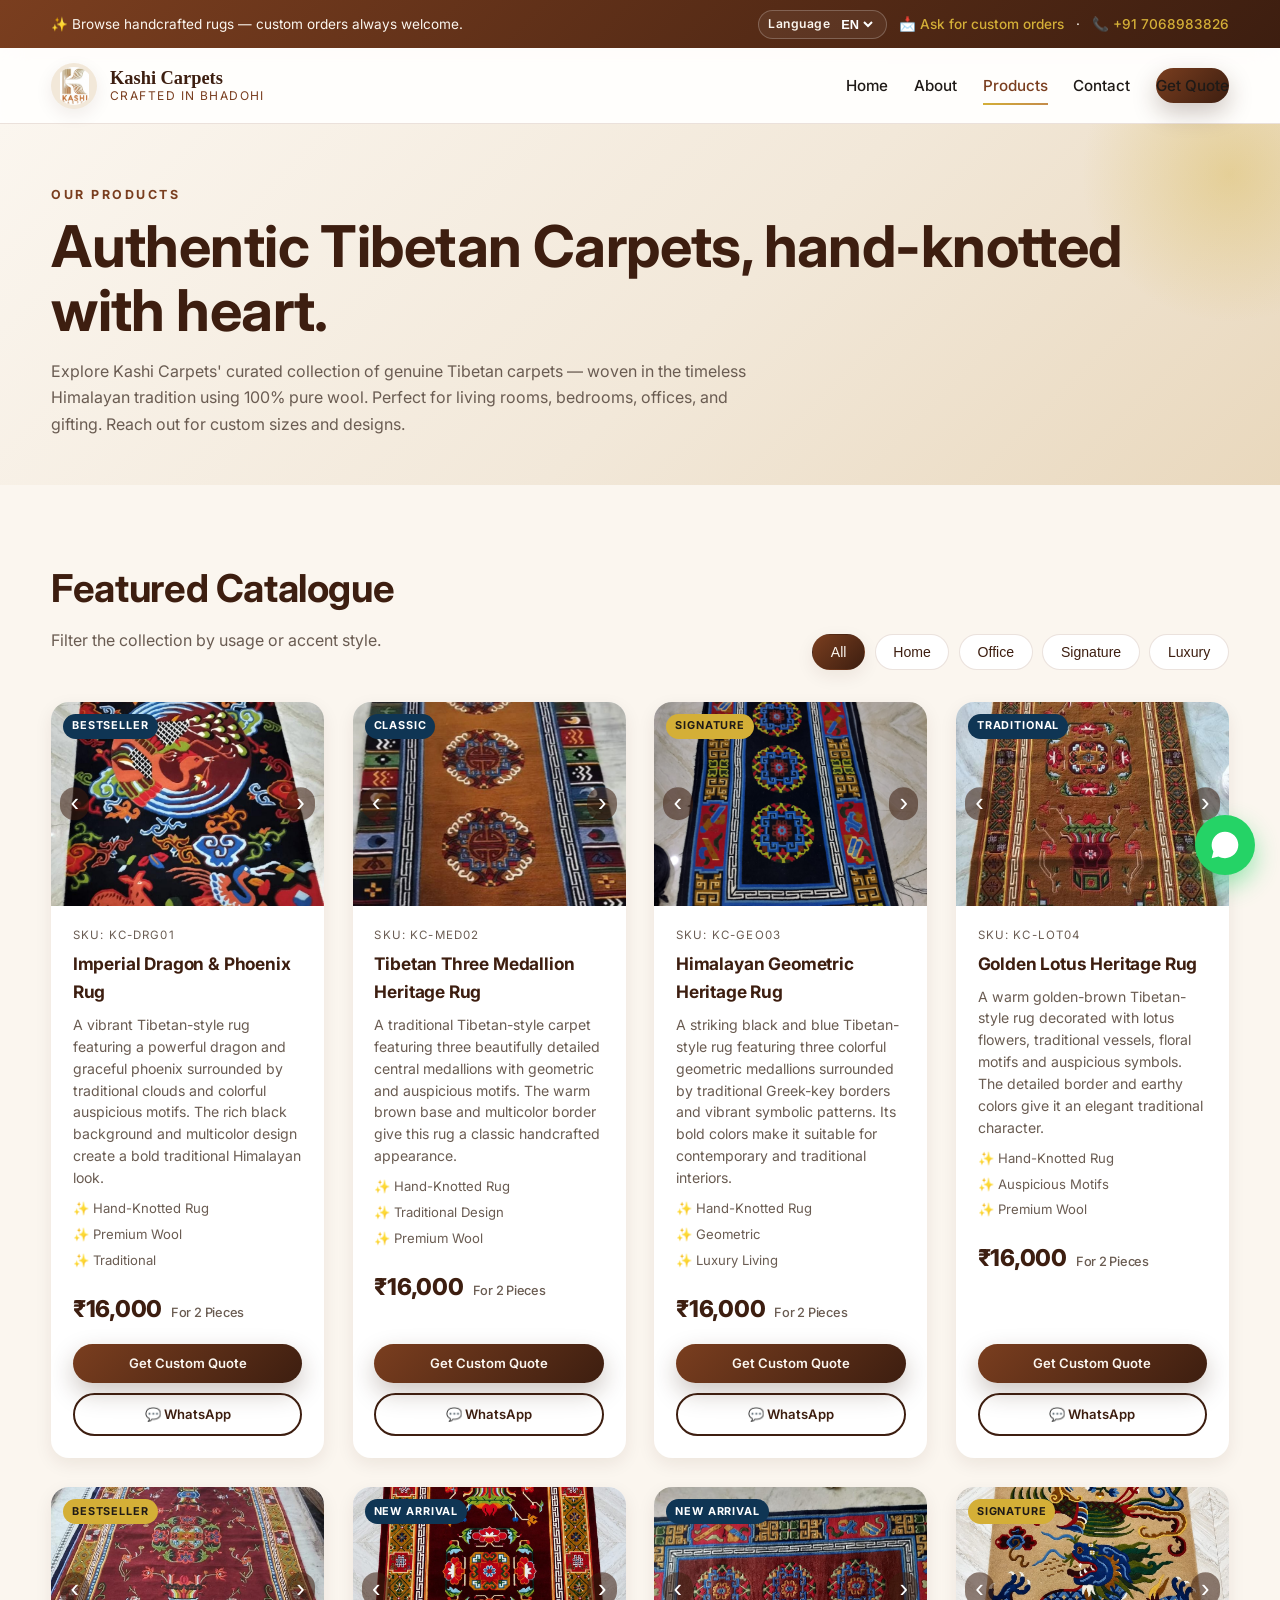
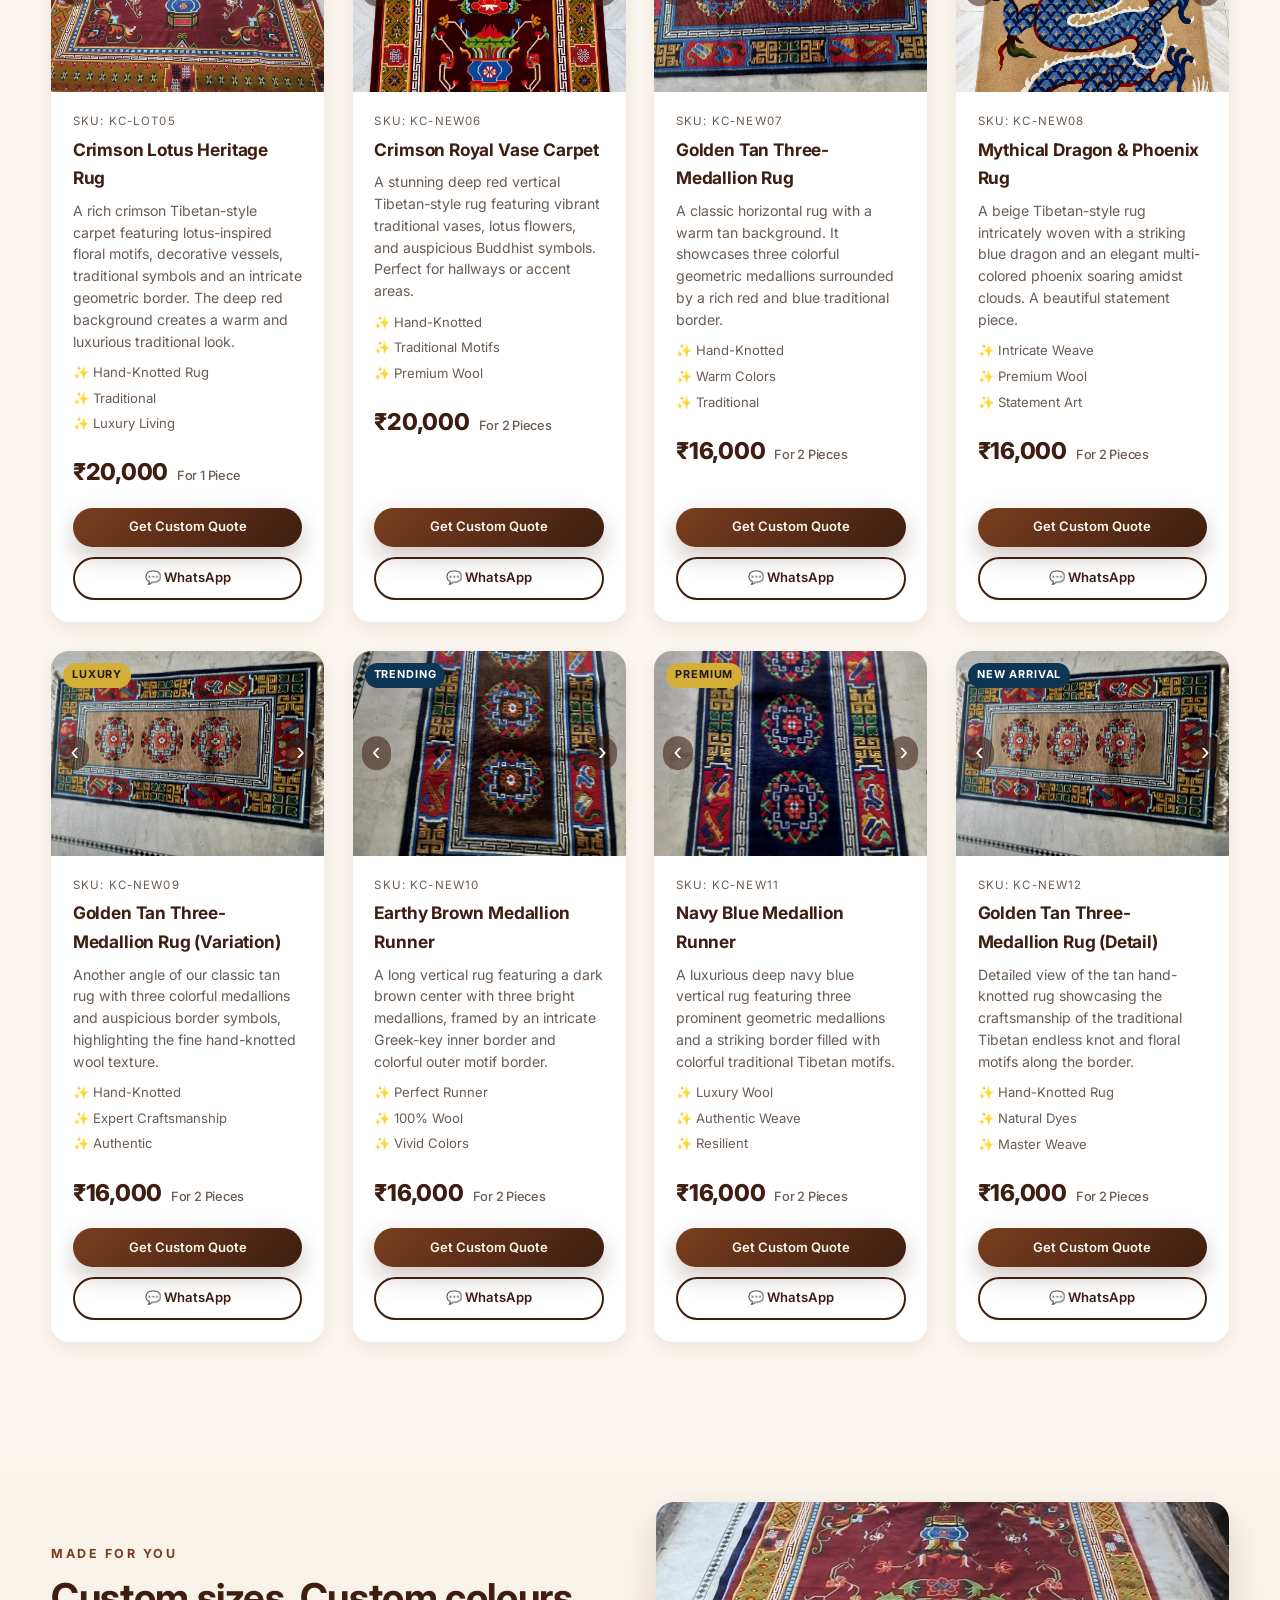
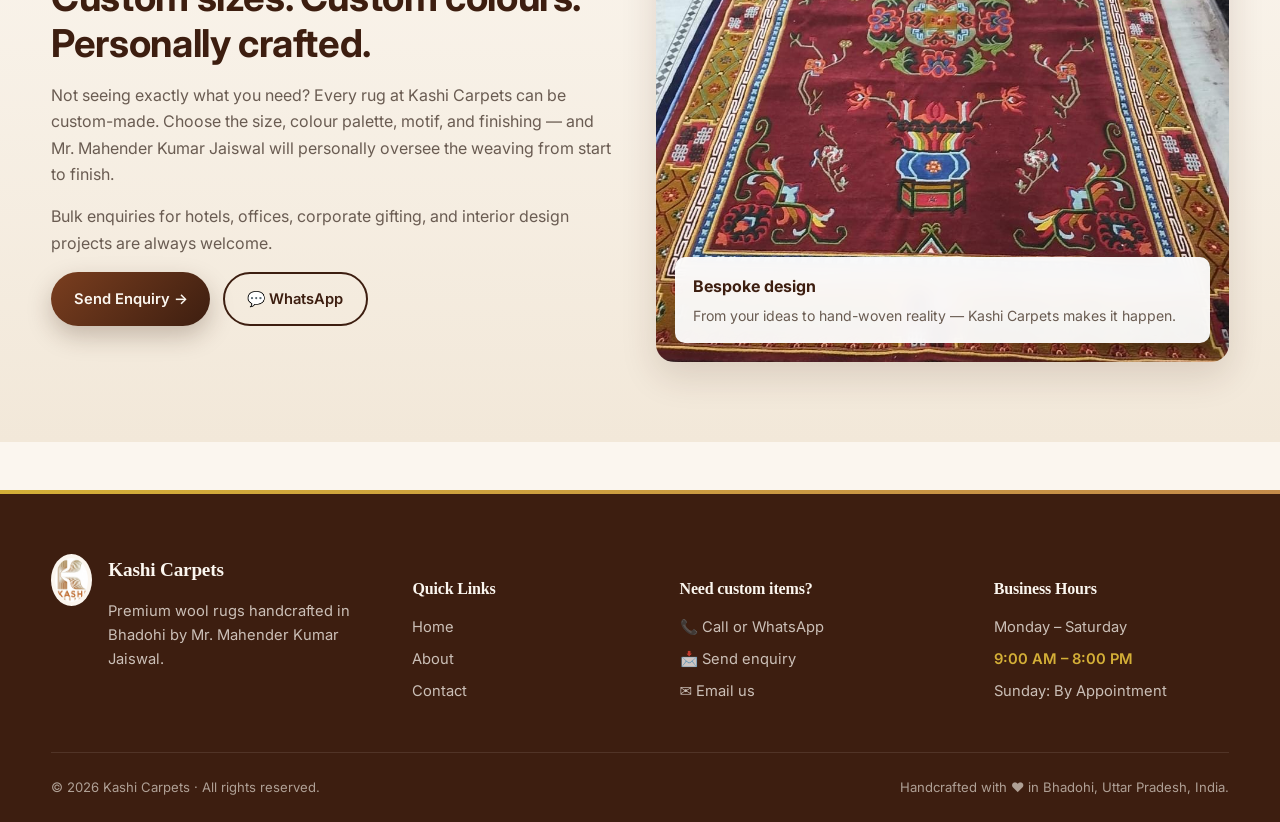
<file: products.html>
<!DOCTYPE html>
<html lang="en">

<head>
  <meta charset="UTF-8">
  <meta name="viewport" content="width=device-width, initial-scale=1.0">
  <title>Our Products | Kashi Carpets</title>
  <meta name="description"
    content="Explore our collection of handcrafted wool rugs — home, office, signature, and luxury designs by Kashi Carpets, Bhadohi.">
  <meta name="theme-color" content="#3d1e10">
  <link rel="icon" type="image/webp" href="assets/images/logo.webp">
  <link rel="preconnect" href="https://fonts.googleapis.com">
  <link rel="preconnect" href="https://fonts.gstatic.com" crossorigin>
  <link href="https://fonts.googleapis.com/css2?family=Inter:wght@400;500;600;700;800&display=swap" rel="stylesheet">
  <link rel="stylesheet" href="assets/css/style.css?v=20261001">
</head>

<body>

  <div class="preloader">
    <div class="loader-ring"></div>
    <span class="loader-text">Kashi Carpets</span>
  </div>

  <div class="topbar">
    <div class="topbar-inner">
      <span data-i18n="productsTopbar">✨ Browse handcrafted rugs — custom orders always welcome.</span>
      <div class="topbar-actions">
        <div class="lang-switcher">
          <label for="language-switcher" data-i18n="languageLabel">Language</label>
          <select id="language-switcher" aria-label="Select website language">
            <option value="en">EN</option>
            <option value="hi">हिंदी</option>
          </select>
        </div>
        <a href="contact.html" data-i18n="customOrdersLink">📩 Ask for custom orders</a>
        <span> · </span>
        <a data-tel-link href="tel:917068983826">📞 <span data-phone>+91-70689-83826</span></a>
      </div>
    </div>
  </div>

  <header class="site-header">
    <nav class="navbar">
      <a class="brand" href="index.html">
        <img src="assets/images/logo.webp" alt="Kashi Carpets logo">
        <span class="brand-text">
          <strong>Kashi Carpets</strong>
          <span data-i18n="brandSub">Crafted in Bhadohi</span>
        </span>
      </a>
      <button class="menu-toggle" type="button" aria-label="Open navigation" aria-expanded="false"
        data-menu-toggle>☰</button>
      <div class="nav-links" data-menu>
        <a href="index.html" data-nav-link data-i18n="navHome">Home</a>
        <a href="about.html" data-nav-link data-i18n="navAbout">About</a>
        <a href="products.html" data-nav-link data-i18n="navProducts">Products</a>
        <a href="contact.html" data-nav-link data-i18n="navContact">Contact</a>
        <a class="btn btn-primary" href="contact.html" data-i18n="getQuote">Get Quote</a>
      </div>
    </nav>
  </header>

  <main>

    <section class="page-hero">
      <div class="container">
        <span class="eyebrow" data-i18n="productsEyebrow">Our Products</span>
        <h1 class="section-title" data-i18n="productsTitle">Authentic Tibetan Carpets, hand-knotted with heart.</h1>
        <p data-i18n="productsIntro">Explore Kashi Carpets' curated collection of genuine Tibetan carpets — woven in the timeless Himalayan tradition using 100% pure wool. Perfect for living rooms, bedrooms, offices, and gifting. Reach out for custom sizes and designs.</p>
      </div>
    </section>

    <section class="section">
      <div class="container">
        <div class="products-toolbar">
          <div>
            <h2 class="section-title" data-i18n="featuredCatalogue">Featured Catalogue</h2>
            <p data-i18n="filterHint">Filter the collection by usage or accent style.</p>
          </div>
          <div class="filter-group">
            <button class="filter-btn active" data-filter="all" data-i18n="filterAll">All</button>
            <button class="filter-btn" data-filter="home" data-i18n="filterHome">Home</button>
            <button class="filter-btn" data-filter="office" data-i18n="filterOffice">Office</button>
            <button class="filter-btn" data-filter="signature" data-i18n="filterSignature">Signature</button>
            <button class="filter-btn" data-filter="luxury" data-i18n="filterLuxury">Luxury</button>
          </div>
        </div>

        <!-- Product Grid with Real Images -->
      <div class="grid-4" data-products-grid>

  <!-- Set 1: Imperial Dragon & Phoenix Rug (KC-DRG01) -->
  <article class="product-card reveal-visible" data-categories="home,signature">
    <div class="product-media product-slider" id="slider-1">
      <div class="slider-track">
        <img
          src="assets/images/3.jpeg"
          alt="Imperial Dragon & Phoenix Rug - Main View"
          width="400"
          height="300"
          loading="lazy">
        <img
          src="assets/images/3.jpeg"
          alt="Imperial Dragon & Phoenix Rug - Side View"
          width="400"
          height="300"
          loading="lazy">
        <img
          src="assets/images/3.jpeg"
          alt="Imperial Dragon & Phoenix Rug - Detail Close-up"
          width="400"
          height="300"
          loading="lazy">
      </div>

      <button
        type="button"
        class="slider-prev"
        onclick="slideImg('slider-1', -1)"
        aria-label="Previous Image">&#8249;</button>
      <button
        type="button"
        class="slider-next"
        onclick="slideImg('slider-1', 1)"
        aria-label="Next Image">&#8250;</button>

      <div class="product-badges">
        <span class="badge badge-home">Bestseller</span>
      </div>
    </div>

    <div class="product-details">
      <span class="product-sku">SKU: KC-DRG01</span>
      <h3 class="product-name">Imperial Dragon &amp; Phoenix Rug</h3>
      <p class="product-desc">
        A vibrant Tibetan-style rug featuring a powerful dragon and graceful phoenix surrounded by traditional clouds and colorful auspicious motifs. The rich black background and multicolor design create a bold traditional Himalayan look.
      </p>

      <ul class="product-specs">
        <li>✨ Hand-Knotted Rug</li>
        <li>✨ Premium Wool</li>
        <li>✨ Traditional</li>
      </ul>

      <div class="product-price">
        ₹16,000 <span class="price-note">For 2 Pieces</span>
      </div>

      <div class="product-actions">
        <a href="contact.html?sku=KC-DRG01" class="btn btn-primary btn-sm">Get Custom Quote</a>
        <a
          href="https://wa.me/917068983826?text=Hello%20Kashi%20Carpets,%20I%20am%20interested%20in%20Imperial%20Dragon%20%26%20Phoenix%20Rug%20(SKU:%20KC-DRG01)%20at%20%E2%82%B98,500."
          target="_blank"
          rel="noopener"
          class="btn btn-outline btn-sm">💬 WhatsApp</a>
      </div>
    </div>
  </article>

  <!-- Set 2: Tibetan Three Medallion Heritage Rug (KC-MED02) -->
  <article class="product-card reveal-visible" data-categories="home,office">
    <div class="product-media product-slider" id="slider-2">
      <div class="slider-track">
        <img
          src="assets/images/5.jpeg"
          alt="Tibetan Three Medallion Heritage Rug handcrafted by Kashi Carpets"
          width="400"
          height="300"
          loading="lazy">
      </div>

      <button
        type="button"
        class="slider-prev"
        onclick="slideImg('slider-2', -1)"
        aria-label="Previous Image">&#8249;</button>
      <button
        type="button"
        class="slider-next"
        onclick="slideImg('slider-2', 1)"
        aria-label="Next Image">&#8250;</button>

      <div class="product-badges">
        <span class="badge badge-home">Classic</span>
      </div>
    </div>

    <div class="product-details">
      <span class="product-sku">SKU: KC-MED02</span>
      <h3 class="product-name">Tibetan Three Medallion Heritage Rug</h3>
      <p class="product-desc">
        A traditional Tibetan-style carpet featuring three beautifully detailed central medallions with geometric and auspicious motifs. The warm brown base and multicolor border give this rug a classic handcrafted appearance.
      </p>

      <ul class="product-specs">
        <li>✨ Hand-Knotted Rug</li>
        <li>✨ Traditional Design</li>
        <li>✨ Premium Wool</li>
      </ul>

      <div class="product-price">
        ₹16,000 <span class="price-note">For 2 Pieces</span>
      </div>

      <div class="product-actions">
        <a href="contact.html?sku=KC-MED02" class="btn btn-primary btn-sm">Get Custom Quote</a>
        <a
          href="https://wa.me/917068983826?text=Hello%20Kashi%20Carpets,%20I%20am%20interested%20in%20Tibetan%20Three%20Medallion%20Heritage%20Rug%20(SKU:%20KC-MED02)%20at%20%E2%82%B98,500."
          target="_blank"
          rel="noopener"
          class="btn btn-outline btn-sm">💬 WhatsApp</a>
      </div>
    </div>
  </article>

  <!-- Set 3: Himalayan Geometric Heritage Rug (KC-GEO03) -->
  <article class="product-card reveal-visible" data-categories="luxury,signature">
    <div class="product-media product-slider" id="slider-3">
      <div class="slider-track">
        <img
          src="assets/images/1.jpeg"
          alt="Himalayan Geometric Heritage Rug - Primary View"
          width="400"
          height="300"
          loading="lazy">
        <img
          src="assets/images/1.jpeg"
          alt="Himalayan Geometric Heritage Rug - Pattern Detail"
          width="400"
          height="300"
          loading="lazy">
      </div>

      <button
        type="button"
        class="slider-prev"
        onclick="slideImg('slider-3', -1)"
        aria-label="Previous Image">&#8249;</button>
      <button
        type="button"
        class="slider-next"
        onclick="slideImg('slider-3', 1)"
        aria-label="Next Image">&#8250;</button>

      <div class="product-badges">
        <span class="badge badge-luxury">Signature</span>
      </div>
    </div>

    <div class="product-details">
      <span class="product-sku">SKU: KC-GEO03</span>
      <h3 class="product-name">Himalayan Geometric Heritage Rug</h3>
      <p class="product-desc">
        A striking black and blue Tibetan-style rug featuring three colorful geometric medallions surrounded by traditional Greek-key borders and vibrant symbolic patterns. Its bold colors make it suitable for contemporary and traditional interiors.
      </p>

      <ul class="product-specs">
        <li>✨ Hand-Knotted Rug</li>
        <li>✨ Geometric</li>
        <li>✨ Luxury Living</li>
      </ul>

      <div class="product-price">
        ₹16,000 <span class="price-note">For 2 Pieces</span>
      </div>

      <div class="product-actions">
        <a href="contact.html?sku=KC-GEO03" class="btn btn-primary btn-sm">Get Custom Quote</a>
        <a
          href="https://wa.me/917068983826?text=Hello%20Kashi%20Carpets,%20I%20am%20interested%20in%20Himalayan%20Geometric%20Heritage%20Rug%20(SKU:%20KC-GEO03)%20at%20%E2%82%B98,500."
          target="_blank"
          rel="noopener"
          class="btn btn-outline btn-sm">💬 WhatsApp</a>
      </div>
    </div>
  </article>

  <!-- Set 4: Golden Lotus Heritage Rug (KC-LOT04) -->
  <article class="product-card reveal-visible" data-categories="home,office">
    <div class="product-media product-slider" id="slider-4">
      <div class="slider-track">
        <img
          src="assets/images/2.jpeg"
          alt="Golden Lotus Heritage Rug - Main View"
          width="400"
          height="300"
          loading="lazy">
        <img
          src="assets/images/2.jpeg"
          alt="Golden Lotus Heritage Rug - Close-up Weave"
          width="400"
          height="300"
          loading="lazy">
      </div>

      <button
        type="button"
        class="slider-prev"
        onclick="slideImg('slider-4', -1)"
        aria-label="Previous Image">&#8249;</button>
      <button
        type="button"
        class="slider-next"
        onclick="slideImg('slider-4', 1)"
        aria-label="Next Image">&#8250;</button>

      <div class="product-badges">
        <span class="badge badge-home">Traditional</span>
      </div>
    </div>

    <div class="product-details">
      <span class="product-sku">SKU: KC-LOT04</span>
      <h3 class="product-name">Golden Lotus Heritage Rug</h3>
      <p class="product-desc">
        A warm golden-brown Tibetan-style rug decorated with lotus flowers, traditional vessels, floral motifs and auspicious symbols. The detailed border and earthy colors give it an elegant traditional character.
      </p>

      <ul class="product-specs">
        <li>✨ Hand-Knotted Rug</li>
        <li>✨ Auspicious Motifs</li>
        <li>✨ Premium Wool</li>
      </ul>

      <div class="product-price">
        ₹16,000 <span class="price-note">For 2 Pieces</span>
      </div>

      <div class="product-actions">
        <a href="contact.html?sku=KC-LOT04" class="btn btn-primary btn-sm">Get Custom Quote</a>
        <a
          href="https://wa.me/917068983826?text=Hello%20Kashi%20Carpets,%20I%20am%20interested%20in%20Golden%20Lotus%20Heritage%20Rug%20(SKU:%20KC-LOT04)%20at%20%E2%82%B98,500."
          target="_blank"
          rel="noopener"
          class="btn btn-outline btn-sm">💬 WhatsApp</a>
      </div>
    </div>
  </article>

  <!-- Set 5: Crimson Lotus Heritage Rug (KC-LOT05) -->
  <article class="product-card reveal-visible" data-categories="signature,luxury">
    <div class="product-media product-slider" id="slider-5">
      <div class="slider-track">
        <img
          src="assets/images/4.jpeg"
          alt="Crimson Lotus Heritage Rug - Front View"
          width="400"
          height="300"
          loading="lazy">
        <img
          src="assets/images/4.jpeg"
          alt="Crimson Lotus Heritage Rug - Side Angle"
          width="400"
          height="300"
          loading="lazy">
        <img
          src="assets/images/4.jpeg"
          alt="Crimson Lotus Heritage Rug - Texture Detail"
          width="400"
          height="300"
          loading="lazy">
        <img
          src="assets/images/4.jpeg"
          alt="Crimson Lotus Heritage Rug - Full Display"
          width="400"
          height="300"
          loading="lazy">
      </div>

      <button
        type="button"
        class="slider-prev"
        onclick="slideImg('slider-5', -1)"
        aria-label="Previous Image">&#8249;</button>
      <button
        type="button"
        class="slider-next"
        onclick="slideImg('slider-5', 1)"
        aria-label="Next Image">&#8250;</button>

      <div class="product-badges">
        <span class="badge badge-luxury">Bestseller</span>
      </div>
    </div>

    <div class="product-details">
      <span class="product-sku">SKU: KC-LOT05</span>
      <h3 class="product-name">Crimson Lotus Heritage Rug</h3>
      <p class="product-desc">
        A rich crimson Tibetan-style carpet featuring lotus-inspired floral motifs, decorative vessels, traditional symbols and an intricate geometric border. The deep red background creates a warm and luxurious traditional look.
      </p>

      <ul class="product-specs">
        <li>✨ Hand-Knotted Rug</li>
        <li>✨ Traditional</li>
        <li>✨ Luxury Living</li>
      </ul>

      <div class="product-price">
        ₹20,000 <span class="price-note">For 1 Piece</span>
      </div>

      <div class="product-actions">
        <a href="contact.html?sku=KC-LOT05" class="btn btn-primary btn-sm">Get Custom Quote</a>
        <a
          href="https://wa.me/917068983826?text=Hello%20Kashi%20Carpets,%20I%20am%20interested%20in%20Crimson%20Lotus%20Heritage%20Rug%20(SKU:%20KC-LOT05)%20at%20%E2%82%B920,000."
          target="_blank"
          rel="noopener"
          class="btn btn-outline btn-sm">💬 WhatsApp</a>
      </div>
    </div>
  </article>

  <!-- Set 6: Premium Handcrafted Rug (KC-NEW06) -->
  <article class="product-card reveal-visible" data-categories="home">
    <div class="product-media product-slider" id="slider-6">
      <div class="slider-track">
        <img src="assets/images/WhatsApp%20Image%202026-10-02%20at%202.35.34%20PM.jpeg" alt="Premium Handcrafted Rug" width="400" height="300" loading="lazy">
      </div>
      <button type="button" class="slider-prev" onclick="slideImg('slider-6', -1)" aria-label="Previous Image">&#8249;</button>
      <button type="button" class="slider-next" onclick="slideImg('slider-6', 1)" aria-label="Next Image">&#8250;</button>
      <div class="product-badges"><span class="badge badge-home">New Arrival</span></div>
    </div>
    <div class="product-details">
      <span class="product-sku">SKU: KC-NEW06</span>
      <h3 class="product-name">Crimson Royal Vase Carpet</h3>
      <p class="product-desc">A stunning deep red vertical Tibetan-style rug featuring vibrant traditional vases, lotus flowers, and auspicious Buddhist symbols. Perfect for hallways or accent areas.</p>
      <ul class="product-specs"><li>✨ Hand-Knotted</li><li>✨ Traditional Motifs</li><li>✨ Premium Wool</li></ul>
      <div class="product-price">₹20,000 <span class="price-note">For 2 Pieces</span></div>
      <div class="product-actions">
        <a href="contact.html?sku=KC-NEW06" class="btn btn-primary btn-sm">Get Custom Quote</a>
        <a href="https://wa.me/917068983826?text=Hello%20Kashi%20Carpets,%20I%20am%20interested%20in%20Crimson%20Royal%20Vase%20Carpet%20(SKU:%20KC-NEW06)." target="_blank" rel="noopener" class="btn btn-outline btn-sm">💬 WhatsApp</a>
      </div>
    </div>
  </article>

  <!-- Set 7: Traditional Wool Carpet (KC-NEW07) -->
  <article class="product-card reveal-visible" data-categories="office">
    <div class="product-media product-slider" id="slider-7">
      <div class="slider-track">
        <img src="assets/images/WhatsApp%20Image%202026-10-02%20at%202.35.35%20PM%20(1).jpeg" alt="Traditional Wool Carpet" width="400" height="300" loading="lazy">
      </div>
      <button type="button" class="slider-prev" onclick="slideImg('slider-7', -1)" aria-label="Previous Image">&#8249;</button>
      <button type="button" class="slider-next" onclick="slideImg('slider-7', 1)" aria-label="Next Image">&#8250;</button>
      <div class="product-badges"><span class="badge badge-home">New Arrival</span></div>
    </div>
    <div class="product-details">
      <span class="product-sku">SKU: KC-NEW07</span>
      <h3 class="product-name">Golden Tan Three-Medallion Rug</h3>
      <p class="product-desc">A classic horizontal rug with a warm tan background. It showcases three colorful geometric medallions surrounded by a rich red and blue traditional border.</p>
      <ul class="product-specs"><li>✨ Hand-Knotted</li><li>✨ Warm Colors</li><li>✨ Traditional</li></ul>
      <div class="product-price">₹16,000 <span class="price-note">For 2 Pieces</span></div>
      <div class="product-actions">
        <a href="contact.html?sku=KC-NEW07" class="btn btn-primary btn-sm">Get Custom Quote</a>
        <a href="https://wa.me/917068983826?text=Hello%20Kashi%20Carpets,%20I%20am%20interested%20in%20Golden%20Tan%20Three-Medallion%20Rug%20(SKU:%20KC-NEW07)." target="_blank" rel="noopener" class="btn btn-outline btn-sm">💬 WhatsApp</a>
      </div>
    </div>
  </article>

  <!-- Set 8: Classic Heritage Rug (KC-NEW08) -->
  <article class="product-card reveal-visible" data-categories="signature">
    <div class="product-media product-slider" id="slider-8">
      <div class="slider-track">
        <img src="assets/images/WhatsApp%20Image%202026-10-02%20at%202.35.35%20PM%20(2).jpeg" alt="Classic Heritage Rug" width="400" height="300" loading="lazy">
      </div>
      <button type="button" class="slider-prev" onclick="slideImg('slider-8', -1)" aria-label="Previous Image">&#8249;</button>
      <button type="button" class="slider-next" onclick="slideImg('slider-8', 1)" aria-label="Next Image">&#8250;</button>
      <div class="product-badges"><span class="badge badge-luxury">Signature</span></div>
    </div>
    <div class="product-details">
      <span class="product-sku">SKU: KC-NEW08</span>
      <h3 class="product-name">Mythical Dragon &amp; Phoenix Rug</h3>
      <p class="product-desc">A beige Tibetan-style rug intricately woven with a striking blue dragon and an elegant multi-colored phoenix soaring amidst clouds. A beautiful statement piece.</p>
      <ul class="product-specs"><li>✨ Intricate Weave</li><li>✨ Premium Wool</li><li>✨ Statement Art</li></ul>
      <div class="product-price">₹16,000 <span class="price-note">For 2 Pieces</span></div>
      <div class="product-actions">
        <a href="contact.html?sku=KC-NEW08" class="btn btn-primary btn-sm">Get Custom Quote</a>
        <a href="https://wa.me/917068983826?text=Hello%20Kashi%20Carpets,%20I%20am%20interested%20in%20Mythical%20Dragon%20%26%20Phoenix%20Rug%20(SKU:%20KC-NEW08)." target="_blank" rel="noopener" class="btn btn-outline btn-sm">💬 WhatsApp</a>
      </div>
    </div>
  </article>

  <!-- Set 9: Artisanal Woven Carpet (KC-NEW09) -->
  <article class="product-card reveal-visible" data-categories="luxury">
    <div class="product-media product-slider" id="slider-9">
      <div class="slider-track">
        <img src="assets/images/WhatsApp%20Image%202026-10-02%20at%202.35.35%20PM.jpeg" alt="Artisanal Woven Carpet" width="400" height="300" loading="lazy">
      </div>
      <button type="button" class="slider-prev" onclick="slideImg('slider-9', -1)" aria-label="Previous Image">&#8249;</button>
      <button type="button" class="slider-next" onclick="slideImg('slider-9', 1)" aria-label="Next Image">&#8250;</button>
      <div class="product-badges"><span class="badge badge-luxury">Luxury</span></div>
    </div>
    <div class="product-details">
      <span class="product-sku">SKU: KC-NEW09</span>
      <h3 class="product-name">Golden Tan Three-Medallion Rug (Variation)</h3>
      <p class="product-desc">Another angle of our classic tan rug with three colorful medallions and auspicious border symbols, highlighting the fine hand-knotted wool texture.</p>
      <ul class="product-specs"><li>✨ Hand-Knotted</li><li>✨ Expert Craftsmanship</li><li>✨ Authentic</li></ul>
      <div class="product-price">₹16,000 <span class="price-note">For 2 Pieces</span></div>
      <div class="product-actions">
        <a href="contact.html?sku=KC-NEW09" class="btn btn-primary btn-sm">Get Custom Quote</a>
        <a href="https://wa.me/917068983826?text=Hello%20Kashi%20Carpets,%20I%20am%20interested%20in%20Golden%20Tan%20Three-Medallion%20Rug%20(Variation)%20(SKU:%20KC-NEW09)." target="_blank" rel="noopener" class="btn btn-outline btn-sm">💬 WhatsApp</a>
      </div>
    </div>
  </article>

  <!-- Set 10: Exclusive Oriental Rug (KC-NEW10) -->
  <article class="product-card reveal-visible" data-categories="home,signature">
    <div class="product-media product-slider" id="slider-10">
      <div class="slider-track">
        <img src="assets/images/WhatsApp%20Image%202026-10-02%20at%202.35.36%20PM%20(1).jpeg" alt="Exclusive Oriental Rug" width="400" height="300" loading="lazy">
      </div>
      <button type="button" class="slider-prev" onclick="slideImg('slider-10', -1)" aria-label="Previous Image">&#8249;</button>
      <button type="button" class="slider-next" onclick="slideImg('slider-10', 1)" aria-label="Next Image">&#8250;</button>
      <div class="product-badges"><span class="badge badge-home">Trending</span></div>
    </div>
    <div class="product-details">
      <span class="product-sku">SKU: KC-NEW10</span>
      <h3 class="product-name">Earthy Brown Medallion Runner</h3>
      <p class="product-desc">A long vertical rug featuring a dark brown center with three bright medallions, framed by an intricate Greek-key inner border and colorful outer motif border.</p>
      <ul class="product-specs"><li>✨ Perfect Runner</li><li>✨ 100% Wool</li><li>✨ Vivid Colors</li></ul>
      <div class="product-price">₹16,000 <span class="price-note">For 2 Pieces</span></div>
      <div class="product-actions">
        <a href="contact.html?sku=KC-NEW10" class="btn btn-primary btn-sm">Get Custom Quote</a>
        <a href="https://wa.me/917068983826?text=Hello%20Kashi%20Carpets,%20I%20am%20interested%20in%20Earthy%20Brown%20Medallion%20Runner%20(SKU:%20KC-NEW10)." target="_blank" rel="noopener" class="btn btn-outline btn-sm">💬 WhatsApp</a>
      </div>
    </div>
  </article>

  <!-- Set 11: Royal Motif Carpet (KC-NEW11) -->
  <article class="product-card reveal-visible" data-categories="luxury,office">
    <div class="product-media product-slider" id="slider-11">
      <div class="slider-track">
        <img src="assets/images/WhatsApp%20Image%202026-10-02%20at%202.35.36%20PM%20(2).jpeg" alt="Royal Motif Carpet" width="400" height="300" loading="lazy">
      </div>
      <button type="button" class="slider-prev" onclick="slideImg('slider-11', -1)" aria-label="Previous Image">&#8249;</button>
      <button type="button" class="slider-next" onclick="slideImg('slider-11', 1)" aria-label="Next Image">&#8250;</button>
      <div class="product-badges"><span class="badge badge-luxury">Premium</span></div>
    </div>
    <div class="product-details">
      <span class="product-sku">SKU: KC-NEW11</span>
      <h3 class="product-name">Navy Blue Medallion Runner</h3>
      <p class="product-desc">A luxurious deep navy blue vertical rug featuring three prominent geometric medallions and a striking border filled with colorful traditional Tibetan motifs.</p>
      <ul class="product-specs"><li>✨ Luxury Wool</li><li>✨ Authentic Weave</li><li>✨ Resilient</li></ul>
      <div class="product-price">₹16,000 <span class="price-note">For 2 Pieces</span></div>
      <div class="product-actions">
        <a href="contact.html?sku=KC-NEW11" class="btn btn-primary btn-sm">Get Custom Quote</a>
        <a href="https://wa.me/917068983826?text=Hello%20Kashi%20Carpets,%20I%20am%20interested%20in%20Navy%20Blue%20Medallion%20Runner%20(SKU:%20KC-NEW11)." target="_blank" rel="noopener" class="btn btn-outline btn-sm">💬 WhatsApp</a>
      </div>
    </div>
  </article>

  <!-- Set 12: Timeless Himalayan Rug (KC-NEW12) -->
  <article class="product-card reveal-visible" data-categories="home,signature">
    <div class="product-media product-slider" id="slider-12">
      <div class="slider-track">
        <img src="assets/images/WhatsApp%20Image%202026-10-02%20at%202.35.36%20PM.jpeg" alt="Timeless Himalayan Rug" width="400" height="300" loading="lazy">
      </div>
      <button type="button" class="slider-prev" onclick="slideImg('slider-12', -1)" aria-label="Previous Image">&#8249;</button>
      <button type="button" class="slider-next" onclick="slideImg('slider-12', 1)" aria-label="Next Image">&#8250;</button>
      <div class="product-badges"><span class="badge badge-home">New Arrival</span></div>
    </div>
    <div class="product-details">
      <span class="product-sku">SKU: KC-NEW12</span>
      <h3 class="product-name">Golden Tan Three-Medallion Rug (Detail)</h3>
      <p class="product-desc">Detailed view of the tan hand-knotted rug showcasing the craftsmanship of the traditional Tibetan endless knot and floral motifs along the border.</p>
      <ul class="product-specs"><li>✨ Hand-Knotted Rug</li><li>✨ Natural Dyes</li><li>✨ Master Weave</li></ul>
      <div class="product-price">₹16,000 <span class="price-note">For 2 Pieces</span></div>
      <div class="product-actions">
        <a href="contact.html?sku=KC-NEW12" class="btn btn-primary btn-sm">Get Custom Quote</a>
        <a href="https://wa.me/917068983826?text=Hello%20Kashi%20Carpets,%20I%20am%20interested%20in%20Golden%20Tan%20Three-Medallion%20Rug%20(Detail)%20(SKU:%20KC-NEW12)." target="_blank" rel="noopener" class="btn btn-outline btn-sm">💬 WhatsApp</a>
      </div>
    </div>
  </article>

</div>

        <div class="empty-state" data-products-empty style="display:none;">No products found for this filter.</div>
      </div>
    </section>

    <section class="section" style="background: linear-gradient(180deg, transparent 0%, #f2e8d9 100%);">
      <div class="container grid-2">
        <div class="about-panel reveal">
          <span class="eyebrow">Made For You</span>
          <h2 class="section-title">Custom sizes. Custom colours. Personally crafted.</h2>
          <p>Not seeing exactly what you need? Every rug at Kashi Carpets can be custom-made. Choose the size, colour
            palette, motif, and finishing — and Mr. Mahender Kumar Jaiswal will personally oversee the weaving from
            start to finish.</p>
          <p>Bulk enquiries for hotels, offices, corporate gifting, and interior design projects are always welcome.</p>
          <div style="display:flex; gap:.8rem; flex-wrap:wrap; margin-top:1rem;">
            <a class="btn btn-primary" href="contact.html">Send Enquiry →</a>
            <a class="btn btn-outline" data-wa-link href="https://wa.me/917068983826" target="_blank" rel="noopener">💬 WhatsApp</a>
          </div>
        </div>
        <div class="media-card reveal">
          <img src="assets\images\4.jpeg" alt="Blue carpet sample">
          <div class="floating-card">
            <strong>Bespoke design</strong>
            <p>From your ideas to hand-woven reality — Kashi Carpets makes it happen.</p>
          </div>
        </div>
      </div>
    </section>
  </main>

  <footer class="site-footer">
    <div class="footer-grid">
      <div>
        <div class="footer-brand">
          <img src="assets/images/logo.webp" alt="Kashi Carpets logo">
          <div>
            <h3>Kashi Carpets</h3>
            <p>Premium wool rugs handcrafted in Bhadohi by <span data-owner>Mr. Mahender Kumar Jaiswal</span>.</p>
          </div>
        </div>
      </div>
      <div>
        <h4>Quick Links</h4>
        <p><a href="index.html">Home</a></p>
        <p><a href="about.html">About</a></p>
        <p><a href="contact.html">Contact</a></p>
      </div>
      <div>
        <h4>Need custom items?</h4>
        <p><a data-tel-link href="tel:917068983826">📞 Call or WhatsApp</a></p>
        <p><a data-tel-link href="tel:917068983826">📩 Send enquiry</a></p>
        <p><a data-mail-link href="mailto:manishjaibhadohi@gmail.com">✉️ Email us</a></p>
      </div>
      <div>
        <h4>Business Hours</h4>
        <p>Monday – Saturday</p>
        <p style="color:var(--accent-2);font-weight:600;">9:00 AM – 8:00 PM</p>
        <p>Sunday: By Appointment</p>
      </div>
    </div>
    <div class="footer-bottom">
      <span>© <span data-year></span> Kashi Carpets · All rights reserved.</span>
      <span>Handcrafted with ♥ in Bhadohi, Uttar Pradesh, India.</span>
    </div>
  </footer>

  <button class="back-to-top" data-back-to-top aria-label="Back to top">↑</button>
  <a class="whatsapp-float" data-wa-link href="#" target="_blank" rel="noopener" aria-label="Chat on WhatsApp">
    <svg viewBox="0 0 24 24" fill="currentColor">
      <path
        d="M17.5 14.4c-.3-.1-1.7-.9-2-1-.3-.1-.5-.1-.7.1-.2.3-.7.9-.9 1.1-.2.2-.3.2-.6.1-.3-.1-1.2-.4-2.3-1.4-.9-.8-1.5-1.7-1.6-2-.2-.3 0-.4.1-.6.1-.1.3-.3.4-.5.1-.2.2-.3.3-.5.1-.2 0-.4 0-.5-.1-.1-.7-1.6-.9-2.2-.2-.6-.5-.5-.7-.5h-.6c-.2 0-.5.1-.8.4-.3.3-1 1-1 2.5s1 2.9 1.2 3.1c.1.2 2 3.1 4.9 4.3.7.3 1.2.5 1.7.6.7.2 1.3.2 1.8.1.5-.1 1.7-.7 1.9-1.4.2-.7.2-1.2.2-1.4-.1-.1-.3-.2-.6-.3zM12 2C6.5 2 2 6.5 2 12c0 1.8.5 3.5 1.3 4.9L2 22l5.2-1.3c1.4.8 3 1.2 4.8 1.2 5.5 0 10-4.5 10-10S17.5 2 12 2z" />
    </svg>
  </a>

  <script src="assets/js/script.js?v=20261001"></script>
</body>

</html>
</file>
<file: assets/css/style.css>
/* ===========================================================
   KASHI CARPETS — Impressive Frontend Stylesheet
   Owner: Mr. Mahender Kumar Jaiswal | Bhadohi, U.P.
   Phone: +91 7068983826
   =========================================================== */

/* ---------- Root Variables & Reset ---------- */
:root {
  --brand-1: #3d1e10;         /* deep espresso */
  --brand-2: #7a3e1f;         /* warm rust */
  --brand-3: #c48b4a;         /* golden caramel */
  --accent : #0f3554;         /* deep royal blue */
  --accent-2: #d4af37;        /* luxury gold */
  --cream : #fbf6ef;
  --cream-2: #f2e8d9;
  --ink   : #1f1a17;
  --muted : #6a5c52;
  --white : #ffffff;
  --border: rgba(122, 62, 31, 0.15);
  --shadow-sm: 0 6px 18px rgba(61, 30, 16, 0.08);
  --shadow-md: 0 14px 36px rgba(61, 30, 16, 0.14);
  --shadow-lg: 0 30px 70px rgba(61, 30, 16, 0.22);
  --grad-hero: linear-gradient(135deg, #fbf6ef 0%, #f2e8d9 55%, #e9d8bd 100%);
  --grad-brand: linear-gradient(135deg, #7a3e1f 0%, #3d1e10 100%);
  --grad-gold : linear-gradient(135deg, #d4af37 0%, #c48b4a 100%);
  --radius : 18px;
  --radius-sm: 10px;
  --ease  : cubic-bezier(.2,.7,.2,1);
}

*, *::before, *::after { box-sizing: border-box; }

html { scroll-behavior: smooth; }

body {
  margin: 0;
  font-family: 'Inter', system-ui, -apple-system, Segoe UI, Roboto, sans-serif;
  color: var(--ink);
  background: var(--cream);
  line-height: 1.65;
  overflow-x: hidden;
  -webkit-font-smoothing: antialiased;
}

img { max-width: 100%; display: block; }

a { color: inherit; text-decoration: none; transition: color .25s var(--ease); }
a:hover { color: var(--brand-2); }

h1, h2, h3, h4 { font-family: 'Playfair Display', 'Inter', serif; font-weight: 700; letter-spacing: -.01em; color: var(--brand-1); }
h1 { font-size: clamp(2.2rem, 4.5vw, 3.6rem); line-height: 1.1; margin: 0 0 1rem; }
h2 { font-size: clamp(1.6rem, 3vw, 2.4rem); line-height: 1.2; margin: 0 0 .8rem; }
h3 { font-size: 1.2rem; margin: 0 0 .5rem; }
p { margin: 0 0 1rem; color: var(--muted); }

/* ---------- Preloader ---------- */
.preloader {
  position: fixed; inset: 0; z-index: 9999;
  background: var(--grad-brand);
  display: grid; place-items: center;
  transition: opacity .6s ease, visibility .6s ease;
}
.preloader.hidden { opacity: 0; visibility: hidden; }
.loader-ring {
  width: 68px; height: 68px;
  border: 4px solid rgba(255,255,255,.2);
  border-top-color: var(--accent-2);
  border-radius: 50%;
  animation: spin 1s linear infinite;
}
.loader-text {
  position: absolute; margin-top: 130px;
  color: var(--cream); letter-spacing: .35em;
  font-size: .8rem; font-weight: 600; text-transform: uppercase;
}
@keyframes spin { to { transform: rotate(360deg); } }

/* ---------- Container ---------- */
.container { width: min(1200px, 92%); margin-inline: auto; }

/* ---------- Topbar ---------- */
.topbar {
  background: var(--grad-brand);
  color: var(--cream);
  font-size: .85rem;
}
.topbar-inner {
  width: min(1200px, 92%);
  margin-inline: auto;
  padding: .6rem 0;
  display: flex; justify-content: space-between; align-items: center;
  gap: 1rem; flex-wrap: wrap;
}
.topbar a { color: var(--accent-2); font-weight: 500; }
.topbar a:hover { color: var(--white); }
.topbar-actions {
  display: flex; align-items: center; gap: .75rem; flex-wrap: wrap;
}
.lang-switcher {
  display: inline-flex; align-items: center; gap: .45rem;
  padding: .22rem .6rem; border: 1px solid rgba(255,255,255,.22);
  border-radius: 999px; background: rgba(255,255,255,.06);
}
.lang-switcher label {
  font-size: .76rem; font-weight: 600; letter-spacing: .04em; color: var(--cream);
}
.lang-switcher select {
  border: none; background: transparent; color: var(--white); font-weight: 600;
  font-size: .8rem; outline: none; cursor: pointer;
}
.lang-switcher select option { color: var(--brand-1); }

/* ---------- Header / Navbar ---------- */
.site-header {
  position: sticky; top: 0; z-index: 100;
  background: rgba(255,255,255,.85);
  backdrop-filter: saturate(180%) blur(14px);
  -webkit-backdrop-filter: saturate(180%) blur(14px);
  border-bottom: 1px solid var(--border);
  transition: box-shadow .3s ease;
}
.site-header.scrolled { box-shadow: var(--shadow-sm); }
.navbar {
  width: min(1200px, 92%); margin-inline: auto;
  display: flex; align-items: center; justify-content: space-between;
  padding: .9rem 0;
}
.brand { display: flex; align-items: center; gap: .8rem; }
.brand img { height: 46px; width: 46px; object-fit: contain; border-radius: 50%;
  background: var(--cream-2); padding: 4px; box-shadow: var(--shadow-sm); }
.brand-text { display: flex; flex-direction: column; line-height: 1.15; }
.brand-text strong { color: var(--brand-1); font-size: 1.15rem; font-family: 'Playfair Display', serif; }
.brand-text span { color: var(--brand-2); font-size: .75rem; letter-spacing: .12em; text-transform: uppercase; }

.nav-links { display: flex; align-items: center; gap: 1.6rem; }
.nav-links a {
  color: var(--ink); font-weight: 500; font-size: .95rem; position: relative;
  padding: .3rem 0;
}
.nav-links a:not(.btn)::after {
  content: ''; position: absolute; left: 0; right: 0; bottom: -2px; height: 2px;
  background: var(--grad-gold); transform: scaleX(0); transform-origin: right;
  transition: transform .35s var(--ease);
}
.nav-links a:not(.btn):hover::after,
.nav-links a.active::after { transform: scaleX(1); transform-origin: left; }
.nav-links a.active { color: var(--brand-2); }

.menu-toggle {
  display: none; background: transparent; border: 0;
  font-size: 1.6rem; color: var(--brand-1); cursor: pointer;
}

/* ---------- Buttons ---------- */
.btn {
  display: inline-flex; align-items: center; justify-content: center; gap: .5rem;
  padding: .8rem 1.4rem; border-radius: 999px; font-weight: 600; font-size: .92rem;
  cursor: pointer; border: 0;
  transition: transform .25s var(--ease), box-shadow .25s var(--ease), background .3s;
  white-space: nowrap;
}
.btn-primary {
  background: var(--grad-brand); color: var(--cream);
  box-shadow: 0 10px 24px rgba(61,30,16,.25);
}
.btn-primary:hover { transform: translateY(-2px); color: var(--white);
  box-shadow: 0 16px 32px rgba(61,30,16,.35); }
.btn-outline {
  background: transparent; color: var(--brand-1); border: 2px solid var(--brand-1);
}
.btn-outline:hover { background: var(--brand-1); color: var(--cream); transform: translateY(-2px); }
.btn-secondary {
  background: var(--grad-gold); color: var(--brand-1);
  box-shadow: 0 10px 24px rgba(212,175,55,.35);
}
.btn-secondary:hover { transform: translateY(-2px); color: var(--brand-1);
  box-shadow: 0 16px 32px rgba(212,175,55,.5); }

/* ---------- Hero ---------- */
.hero {
  position: relative;
  padding: 4rem 0 5rem;
  background: var(--grad-hero);
  overflow: hidden;
}
.hero::before, .hero::after {
  content: ''; position: absolute; border-radius: 50%;
  background: radial-gradient(circle, rgba(212,175,55,.3), transparent 70%);
  pointer-events: none;
}
.hero::before { width: 500px; height: 500px; top: -180px; right: -120px; }
.hero::after  { width: 380px; height: 380px; bottom: -160px; left: -120px;
  background: radial-gradient(circle, rgba(122,62,31,.2), transparent 70%); }

.hero-inner {
  position: relative; z-index: 2;
  width: min(1200px, 92%); margin-inline: auto;
  display: grid; grid-template-columns: 1.05fr 1fr; gap: 3.5rem; align-items: center;
}
.hero-copy .badge {
  display: inline-block; padding: .4rem .9rem; border-radius: 999px;
  background: rgba(122,62,31,.1); color: var(--brand-2);
  font-size: .78rem; font-weight: 600; letter-spacing: .1em; text-transform: uppercase;
  margin-bottom: 1rem;
}
.hero-copy h1 span.accent {
  background: var(--grad-gold); -webkit-background-clip: text;
  background-clip: text; color: transparent; font-style: italic;
}
.hero-copy p { font-size: 1.05rem; max-width: 520px; }
.hero-actions { display: flex; gap: .9rem; flex-wrap: wrap; margin: 1.5rem 0 2rem; }

.hero-stats { display: grid; grid-template-columns: repeat(3, 1fr); gap: 1rem; max-width: 540px; }
.stat-box {
  background: rgba(255,255,255,.7); backdrop-filter: blur(8px);
  border: 1px solid var(--border); border-radius: var(--radius-sm);
  padding: 1rem; text-align: center;
  transition: transform .3s var(--ease);
}
.stat-box:hover { transform: translateY(-4px); }
.stat-box strong {
  display: block; font-size: 1.6rem; color: var(--brand-2);
  font-family: 'Playfair Display', serif;
}
.stat-box span { font-size: .78rem; color: var(--muted); }

.hero-visual {
  display: grid;
  grid-template-columns: 1.4fr 1fr;
  grid-template-rows: 1fr 1fr;
  grid-template-areas: "large small1" "large small2";
  gap: 1rem; min-height: 480px;
}
.hero-panel { position: relative; border-radius: var(--radius); overflow: hidden;
  box-shadow: var(--shadow-md); transition: transform .5s var(--ease); }
.hero-panel img { width: 100%; height: 100%; object-fit: cover; transition: transform 1s var(--ease); }
.hero-panel:hover img { transform: scale(1.08); }
.hero-panel.large { grid-area: large; animation: floatY 6s ease-in-out infinite; }
.hero-panel.small-top { grid-area: small1; animation: floatY 6s ease-in-out infinite .8s; }
.hero-panel.small-bottom { grid-area: small2; animation: floatY 6s ease-in-out infinite 1.6s; }
@keyframes floatY {
  0%, 100% { transform: translateY(0); }
  50% { transform: translateY(-10px); }
}
.hero-chip {
  position: absolute; left: 1rem; bottom: 1rem; right: 1rem;
  background: rgba(255,255,255,.92); backdrop-filter: blur(8px);
  padding: .8rem 1rem; border-radius: var(--radius-sm);
  box-shadow: var(--shadow-sm);
}
.hero-chip strong { display: block; color: var(--brand-1); font-family: 'Playfair Display', serif; }
.hero-chip span  { font-size: .82rem; color: var(--muted); }

/* ---------- Sections & Utility ---------- */
.section { padding: 5rem 0; }
.section-title { margin-bottom: 1rem; }
.eyebrow {
  display: inline-block; font-size: .78rem; font-weight: 700; letter-spacing: .2em;
  color: var(--brand-2); text-transform: uppercase; margin-bottom: .6rem;
}
.grid-2 { display: grid; grid-template-columns: repeat(2, 1fr); gap: 2rem; align-items: center; }
.grid-3 { display: grid; grid-template-columns: repeat(3, 1fr); gap: 1.5rem; }
.grid-4 { display: grid; grid-template-columns: repeat(4, 1fr); gap: 1.5rem; }

.card {
  background: var(--white); border-radius: var(--radius);
  box-shadow: var(--shadow-sm); padding: 2rem;
}

/* ---------- Feature strip ---------- */
.feature-strip { margin-top: -2.5rem; position: relative; z-index: 3; }
.feature-strip .card { display: grid; grid-template-columns: repeat(3, 1fr); gap: 1.2rem; }
.feature-item {
  display: flex; align-items: flex-start; gap: 1rem; padding: 1rem;
  border-radius: var(--radius-sm); transition: background .3s;
}
.feature-item:hover { background: var(--cream-2); }
.icon-bubble {
  flex: 0 0 auto; width: 48px; height: 48px; border-radius: 14px;
  display: grid; place-items: center;
  background: var(--grad-brand); color: var(--cream-2);
  font-weight: 700; font-family: 'Playfair Display', serif; font-size: 1rem;
  box-shadow: var(--shadow-sm);
}
.feature-item h3 { font-family: 'Inter', sans-serif; font-size: 1.05rem; color: var(--brand-1); }
.feature-item p  { font-size: .92rem; margin: 0; }

/* ---------- About / Media panels ---------- */
.about-panel p { max-width: 560px; }
.media-card {
  position: relative; border-radius: var(--radius); overflow: hidden;
  box-shadow: var(--shadow-md); transition: transform .5s var(--ease);
}
.media-card:hover { transform: translateY(-6px); }
.media-card img { width: 100%; height: 460px; object-fit: cover; }
.floating-card {
  position: absolute; left: 1.2rem; right: 1.2rem; bottom: 1.2rem;
  background: rgba(255,255,255,.94); backdrop-filter: blur(8px);
  padding: 1rem 1.1rem; border-radius: var(--radius-sm);
  box-shadow: var(--shadow-sm);
}
.floating-card strong { color: var(--brand-1); display: block; margin-bottom: .3rem; }
.floating-card p { font-size: .88rem; margin: 0; }

/* ---------- Products ---------- */
.products-toolbar {
  display: flex; justify-content: space-between; align-items: flex-end;
  gap: 1.5rem; flex-wrap: wrap; margin-bottom: 2rem;
}
.filter-group { display: flex; flex-wrap: wrap; gap: .6rem; }
.filter-btn {
  border: 1px solid var(--border); background: var(--white);
  color: var(--brand-1); padding: .55rem 1.1rem; border-radius: 999px;
  font-weight: 500; font-size: .88rem; cursor: pointer;
  transition: all .25s var(--ease);
}
.filter-btn:hover { border-color: var(--brand-2); color: var(--brand-2); }
.filter-btn.active {
  background: var(--grad-brand); color: var(--cream); border-color: transparent;
  box-shadow: var(--shadow-sm);
}

.product-card {
  background: var(--white); border-radius: var(--radius); overflow: hidden;
  box-shadow: var(--shadow-sm);
  transition: transform .35s var(--ease), box-shadow .35s var(--ease);
  display: flex; flex-direction: column; position: relative;
}
.product-card::before {
  content: ''; position: absolute; inset: 0; border-radius: var(--radius);
  border: 2px solid transparent; pointer-events: none;
  transition: border-color .3s;
}
.product-card:hover {
  transform: translateY(-8px);
  box-shadow: var(--shadow-lg);
}
.product-card:hover::before { border-color: var(--accent-2); }
.product-image { position: relative; overflow: hidden; aspect-ratio: 4/3; }
.product-image img { width: 100%; height: 100%; object-fit: cover;
  transition: transform .8s var(--ease); }
.product-card:hover .product-image img { transform: scale(1.1); }
.product-badge {
  position: absolute; top: 12px; left: 12px;
  background: var(--grad-gold); color: var(--brand-1);
  padding: .3rem .7rem; border-radius: 999px;
  font-size: .72rem; font-weight: 700; letter-spacing: .05em;
}
.product-content { padding: 1.2rem 1.2rem 1.4rem; flex: 1; display: flex; flex-direction: column; }
.product-content h3 {
  font-family: 'Playfair Display', serif; font-size: 1.05rem;
  margin: .3rem 0 .4rem; line-height: 1.3; color: var(--brand-1);
}
.product-content > p { font-size: .88rem; margin-bottom: 1rem; }
.tag-row { display: flex; flex-wrap: wrap; gap: .35rem; margin-bottom: .5rem; }
.tag {
  font-size: .7rem; font-weight: 600; letter-spacing: .05em;
  background: var(--cream-2); color: var(--brand-2);
  padding: .25rem .55rem; border-radius: 999px;
}
.price-row {
  display: flex; align-items: center; gap: .55rem; flex-wrap: wrap;
  margin: .5rem 0 .8rem;
}
.price-current {
  font-family: 'Playfair Display', serif; font-size: 1.25rem; font-weight: 700;
  color: var(--brand-1);
}
.price-old { color: var(--muted); text-decoration: line-through; font-size: .9rem; }
.price-off {
  font-size: .72rem; font-weight: 700; color: #22853f;
  background: rgba(34,133,63,.12); padding: .2rem .5rem; border-radius: 999px;
}
.product-actions {
  margin-top: auto; display: flex; gap: .5rem;
}
.product-actions .btn { flex: 1; padding: .55rem .9rem; font-size: .82rem; }

/* ---------- Page hero ---------- */
.page-hero {
  padding: 3.5rem 0 2rem;
  background: var(--grad-hero);
  position: relative; overflow: hidden;
}
.page-hero::after {
  content: ''; position: absolute; right: -100px; top: -100px;
  width: 300px; height: 300px; border-radius: 50%;
  background: radial-gradient(circle, rgba(212,175,55,.35), transparent 70%);
}
.page-hero .container { position: relative; z-index: 2; }
.page-hero p { max-width: 700px; }

/* ---------- Metric cards ---------- */
.metric-row { display: grid; grid-template-columns: repeat(3, 1fr); gap: 1rem; margin-top: 2rem; }
.metric-card {
  background: var(--white); border-radius: var(--radius-sm);
  padding: 1.2rem; text-align: center; box-shadow: var(--shadow-sm);
  border: 1px solid var(--border);
  transition: transform .3s var(--ease);
}
.metric-card:hover { transform: translateY(-4px); }
.metric-card strong {
  display: block; font-family: 'Playfair Display', serif;
  color: var(--brand-2); font-size: 1.15rem; margin-bottom: .3rem;
}
.metric-card span { font-size: .82rem; color: var(--muted); }

/* ---------- Value cards ---------- */
.value-card {
  background: var(--white); border-radius: var(--radius); padding: 1.8rem;
  box-shadow: var(--shadow-sm); border: 1px solid var(--border);
  transition: all .35s var(--ease); position: relative; overflow: hidden;
}
.value-card::before {
  content: ''; position: absolute; top: 0; left: 0; height: 4px; width: 0;
  background: var(--grad-gold); transition: width .5s var(--ease);
}
.value-card:hover { transform: translateY(-6px); box-shadow: var(--shadow-md); }
.value-card:hover::before { width: 100%; }
.value-card h3 { font-family: 'Playfair Display', serif; color: var(--brand-1); }
.notice {
  padding: 1rem; border-left: 4px solid var(--accent-2);
  background: rgba(212,175,55,.12); border-radius: 8px;
  color: var(--brand-1); font-size: .92rem; margin-top: 1rem;
}

/* ---------- Owner Card ---------- */
.owner-card {
  background: linear-gradient(135deg, #fff 0%, var(--cream-2) 100%);
  border-radius: var(--radius); padding: 2rem;
  box-shadow: var(--shadow-md); border: 1px solid var(--border);
  display: grid; grid-template-columns: auto 1fr; gap: 1.5rem; align-items: center;
  margin-top: 2rem;
}
.owner-avatar {
  width: 180px; height: 240px; border-radius: 8px;
  object-fit: cover; object-position: center;
  box-shadow: var(--shadow-md);
  border: 3px solid var(--cream);
}
.owner-info h3 { font-family: 'Playfair Display', serif; font-size: 1.4rem; color: var(--brand-1); margin-bottom: .2rem; }
.owner-info .role { color: var(--brand-2); font-weight: 600; font-size: .9rem; letter-spacing: .05em; text-transform: uppercase; margin-bottom: .5rem; display: block; }
.owner-info p { margin: 0 0 .6rem; font-size: .95rem; color: var(--muted); }
.owner-links { display: flex; flex-wrap: wrap; gap: .6rem; margin-top: .6rem; }
.owner-links a {
  padding: .45rem .9rem; border-radius: 999px;
  background: var(--white); color: var(--brand-1); font-weight: 600; font-size: .85rem;
  border: 1px solid var(--border);
  transition: all .25s var(--ease);
}
.owner-links a:hover { background: var(--brand-1); color: var(--cream); border-color: transparent; transform: translateY(-2px); }

/* ---------- Split banner / Timeline ---------- */
.split-banner {
  display: grid; grid-template-columns: 1fr 1.1fr; gap: 2.5rem;
  background: var(--grad-brand); color: var(--cream);
  padding: 3rem; border-radius: calc(var(--radius) + 6px);
  box-shadow: var(--shadow-lg);
}
.split-banner h2 { color: var(--cream); }
.split-banner p { color: rgba(255,255,255,.85); }
.split-banner .badge {
  display: inline-block; padding: .35rem .8rem; border-radius: 999px;
  background: rgba(212,175,55,.2); color: var(--accent-2);
  font-size: .75rem; font-weight: 600; letter-spacing: .1em; text-transform: uppercase;
  margin-bottom: 1rem;
}
.timeline { display: flex; flex-direction: column; gap: 1rem; }
.timeline-item, .step-card {
  background: rgba(255,255,255,.08); backdrop-filter: blur(6px);
  border: 1px solid rgba(255,255,255,.15); border-radius: var(--radius-sm);
  padding: 1rem 1.2rem;
  transition: transform .3s var(--ease), background .3s;
}
.timeline-item:hover, .step-card:hover {
  transform: translateX(6px); background: rgba(255,255,255,.14);
}
.timeline-item h3, .step-card h3 { color: var(--accent-2); font-family: 'Inter', sans-serif; margin-bottom: .3rem; }
.timeline-item p, .step-card p { color: rgba(255,255,255,.85); margin: 0; font-size: .92rem; }

/* ---------- Testimonials ---------- */
.testimonial-card {
  background: var(--white); border-radius: var(--radius); padding: 1.8rem;
  box-shadow: var(--shadow-sm); border: 1px solid var(--border);
  transition: transform .35s var(--ease), box-shadow .35s;
  position: relative;
}
.testimonial-card:hover { transform: translateY(-6px); box-shadow: var(--shadow-md); }
.testimonial-card::before {
  content: '"'; position: absolute; top: -20px; left: 20px;
  font-family: 'Playfair Display', serif;
  font-size: 5rem; color: var(--accent-2); line-height: 1;
}
.testimonial-card p { font-style: italic; color: var(--ink); margin-bottom: 1rem; }
.testimonial-author { display: flex; align-items: center; gap: .8rem; }
.testimonial-avatar {
  width: 44px; height: 44px; border-radius: 50%;
  background: var(--grad-gold); color: var(--brand-1);
  display: grid; place-items: center; font-weight: 700;
  font-family: 'Playfair Display', serif;
}
.testimonial-author strong { color: var(--brand-1); display: block; }
.testimonial-author span { color: var(--muted); font-size: .82rem; }
.stars { color: var(--accent-2); letter-spacing: .1em; font-size: .9rem; margin-bottom: .5rem; }

/* ---------- Contact ---------- */
.contact-grid { display: grid; grid-template-columns: 1fr 1.4fr; gap: 2rem; align-items: start; }
.contact-list { display: grid; gap: 1rem; }
.contact-card {
  background: var(--white); border-radius: var(--radius-sm); padding: 1.2rem 1.4rem;
  box-shadow: var(--shadow-sm); border-left: 4px solid var(--brand-2);
  transition: all .3s var(--ease);
}
.contact-card:hover {
  border-left-color: var(--accent-2); transform: translateX(4px);
  box-shadow: var(--shadow-md);
}
.contact-card h3 {
  font-family: 'Inter', sans-serif; font-size: .78rem; letter-spacing: .18em;
  text-transform: uppercase; color: var(--brand-2); margin-bottom: .4rem;
}
.contact-card p, .contact-card a {
  color: var(--brand-1); font-size: 1rem; margin: 0; font-weight: 500;
}
.contact-card a:hover { color: var(--brand-2); }

.contact-panel {
  background: var(--white); border-radius: var(--radius); padding: 2rem;
  box-shadow: var(--shadow-md);
}
.form-grid {
  display: grid; grid-template-columns: repeat(2, 1fr); gap: 1rem; margin-bottom: 1.2rem;
}
.form-group.full { grid-column: 1 / -1; }
.form-group label {
  display: block; font-size: .82rem; font-weight: 600; color: var(--brand-1);
  margin-bottom: .35rem;
}
.form-group input, .form-group select, .form-group textarea {
  width: 100%; padding: .75rem .9rem; border: 1px solid var(--border);
  border-radius: var(--radius-sm); font-family: inherit; font-size: .95rem;
  background: var(--cream); color: var(--ink);
  transition: border-color .25s, box-shadow .25s, background .25s;
}
.form-group textarea { min-height: 120px; resize: vertical; }
.form-group input:focus, .form-group select:focus, .form-group textarea:focus {
  outline: 0; border-color: var(--brand-2); background: var(--white);
  box-shadow: 0 0 0 4px rgba(122,62,31,.12);
}
.form-message {
  margin-top: 1rem; padding: .75rem 1rem; border-radius: var(--radius-sm);
  font-size: .9rem; display: none;
}
.form-message.success { display: block; background: rgba(34,133,63,.12); color: #22853f; border: 1px solid rgba(34,133,63,.25); }
.form-message.error   { display: block; background: rgba(220,53,53,.12); color: #b93030;   border: 1px solid rgba(220,53,53,.25);   }

/* ---------- Floating Action Buttons ---------- */
.whatsapp-float {
  position: fixed; bottom: 25px; right: 25px; z-index: 90;
  width: 60px; height: 60px; border-radius: 50%;
  background: #25d366; color: #fff;
  display: grid; place-items: center;
  box-shadow: 0 10px 24px rgba(37,211,102,.45);
  transition: transform .3s var(--ease);
  animation: pulseWA 2.5s infinite;
}
.whatsapp-float:hover { transform: scale(1.1); color: #fff; }
.whatsapp-float svg { width: 32px; height: 32px; }
@keyframes pulseWA {
  0%   { box-shadow: 0 0 0 0 rgba(37,211,102,.55); }
  70%  { box-shadow: 0 0 0 16px rgba(37,211,102,0); }
  100% { box-shadow: 0 0 0 0 rgba(37,211,102,0); }
}

.back-to-top {
  position: fixed; bottom: 25px; right: 95px; z-index: 90;
  width: 44px; height: 44px; border-radius: 50%;
  background: var(--grad-brand); color: var(--cream-2);
  display: grid; place-items: center;
  box-shadow: var(--shadow-md); cursor: pointer; border: 0;
  font-size: 1.2rem; transform: translateY(20px); opacity: 0;
  pointer-events: none;
  transition: all .3s var(--ease);
}
.back-to-top.visible { opacity: 1; transform: translateY(0); pointer-events: auto; }
.back-to-top:hover { transform: translateY(-4px); }

/* ---------- Footer ---------- */
.site-footer {
  background: var(--brand-1);
  color: var(--cream-2);
  padding: 4rem 0 1.5rem;
  margin-top: 3rem;
  position: relative;
  overflow: hidden;
}
.site-footer::before {
  content: ''; position: absolute; top: 0; left: 0; right: 0; height: 4px;
  background: var(--grad-gold);
}
.footer-grid {
  width: min(1200px, 92%); margin-inline: auto;
  display: grid; grid-template-columns: 1.4fr 1fr 1.2fr 1fr; gap: 2rem;
}
.footer-brand { display: flex; gap: 1rem; align-items: flex-start; }
.footer-brand img { width: 52px; height: 52px; border-radius: 50%; background: var(--cream); padding: 4px; }
.footer-grid h3, .footer-grid h4 { color: var(--cream); margin-bottom: .8rem; font-family: 'Playfair Display', serif; }
.footer-grid p { color: rgba(251,246,239,.75); font-size: .92rem; margin: 0 0 .5rem; }
.footer-grid a { color: rgba(251,246,239,.75); }
.footer-grid a:hover { color: var(--accent-2); }
.footer-social { display: flex; gap: .6rem; margin-top: .8rem; }
.footer-social a {
  width: 38px; height: 38px; border-radius: 50%;
  background: rgba(255,255,255,.1); display: grid; place-items: center;
  transition: all .3s var(--ease);
}
.footer-social a:hover { background: var(--grad-gold); transform: translateY(-3px); }
.footer-social svg { width: 18px; height: 18px; fill: currentColor; }
.footer-bottom {
  width: min(1200px, 92%); margin: 2.5rem auto 0;
  padding-top: 1.5rem; border-top: 1px solid rgba(251,246,239,.1);
  display: flex; justify-content: space-between; flex-wrap: wrap; gap: 1rem;
  font-size: .82rem; color: rgba(251,246,239,.6);
}

/* ---------- Reveal Animations ---------- */
.reveal { opacity: 0; transform: translateY(30px); transition: opacity .8s var(--ease), transform .8s var(--ease); }
.reveal.visible { opacity: 1; transform: translateY(0); }

/* ---------- Empty state ---------- */
.empty-state {
  text-align: center; padding: 3rem; color: var(--muted);
  background: var(--white); border-radius: var(--radius);
  border: 1px dashed var(--border);
}

/* ---------- Responsive ---------- */
@media (max-width: 960px) {
  .hero { padding: 3rem 0; }
  .hero-inner { grid-template-columns: 1fr; }
  .hero-visual { min-height: 380px; }
  .grid-2 { grid-template-columns: 1fr; }
  .grid-3, .grid-4 { grid-template-columns: repeat(2, 1fr); }
  .feature-strip .card { grid-template-columns: 1fr; }
  .split-banner { grid-template-columns: 1fr; padding: 2rem; }
  .contact-grid { grid-template-columns: 1fr; }
  .footer-grid { grid-template-columns: repeat(2, 1fr); }
  .metric-row { grid-template-columns: 1fr; }
  .products-toolbar { flex-direction: column; align-items: flex-start; }
}

@media (max-width: 720px) {
  .menu-toggle { display: block; }
  .nav-links {
    position: absolute; top: 100%; left: 0; right: 0;
    flex-direction: column; align-items: stretch; gap: 0;
    background: var(--white); border-top: 1px solid var(--border);
    padding: 1rem; box-shadow: var(--shadow-md);
    max-height: 0; overflow: hidden;
    transition: max-height .35s ease;
  }
  .nav-links.open { max-height: 480px; padding: 1rem; }
  .nav-links a { padding: .7rem .4rem; border-bottom: 1px solid var(--border); }
  .nav-links a:last-child { border-bottom: 0; }
  .grid-3, .grid-4 { grid-template-columns: 1fr; }
  .hero-stats { grid-template-columns: 1fr 1fr; }
  .form-grid { grid-template-columns: 1fr; }
  .footer-grid { grid-template-columns: 1fr; }
  .owner-card { grid-template-columns: 1fr; text-align: center; }
  .owner-avatar { margin: 0 auto; }
  .owner-links { justify-content: center; }
  .topbar-inner { justify-content: center; text-align: center; }
  .hero-copy p { font-size: .98rem; }
  .back-to-top { right: 25px; bottom: 95px; }
}

/* Add Playfair Display for premium headings */
@import url('https://fonts.googleapis.com/css2?family=Playfair+Display:wght@600;700;800&display=swap');

/* -------- Product Cards -------- */
.product-card {
  background: var(--white);
  border-radius: var(--radius);
  box-shadow: var(--shadow-sm);
  overflow: hidden;
  display: flex;
  flex-direction: column;
  transition: transform .3s var(--ease), box-shadow .3s var(--ease);
}
.product-card:hover {
  transform: translateY(-6px);
  box-shadow: var(--shadow-md);
}

/* -------- Image Slider -------- */
.product-slider {
  position: relative;
  overflow: hidden;
  aspect-ratio: 4/3;
  background: var(--cream-2);
}
.slider-track {
  display: flex;
  width: 100%;
  height: 100%;
  transition: transform .4s var(--ease);
}
.slider-track img {
  flex: 0 0 100%;
  width: 100%;
  height: 100%;
  object-fit: cover;
}
.slider-prev,
.slider-next {
  position: absolute;
  top: 50%;
  transform: translateY(-50%);
  background: rgba(61,30,16,.55);
  color: #fff;
  border: none;
  cursor: pointer;
  font-size: 1.6rem;
  line-height: 1;
  padding: .2rem .65rem .3rem;
  border-radius: 50px;
  transition: background .2s;
  z-index: 5;
}
.slider-prev { left: .55rem; }
.slider-next { right: .55rem; }
.slider-prev:hover,
.slider-next:hover { background: var(--brand-1); }

/* -------- Product Details -------- */
.product-details {
  padding: 1.25rem 1.35rem 1.4rem;
  display: flex;
  flex-direction: column;
  flex: 1;
}
.product-sku {
  font-size: .72rem;
  text-transform: uppercase;
  letter-spacing: .1em;
  color: var(--muted);
  margin-bottom: .3rem;
}
.product-name {
  font-size: 1.08rem;
  font-weight: 700;
  color: var(--brand-1);
  margin: 0 0 .45rem;
}
.product-desc {
  font-size: .88rem;
  color: var(--muted);
  margin-bottom: .6rem;
  line-height: 1.55;
}
.product-specs {
  list-style: none;
  padding: 0;
  margin: 0 0 .9rem;
}
.product-specs li {
  font-size: .82rem;
  color: var(--muted);
  margin-bottom: .25rem;
}

/* -------- Price Tag -------- */
.product-price {
  font-size: 1.45rem;
  font-weight: 800;
  color: var(--brand-1);
  margin-bottom: 1rem;
  letter-spacing: -.01em;
}
.price-note {
  font-size: .8rem;
  font-weight: 500;
  color: var(--muted);
  margin-left: .25rem;
}

/* -------- Product Action Buttons -------- */
.product-actions {
  display: flex;
  gap: .6rem;
  flex-wrap: wrap;
  margin-top: auto;
}

/* -------- Product Badges -------- */
.product-badges {
  position: absolute;
  top: .75rem;
  left: .75rem;
  display: flex;
  gap: .35rem;
  flex-wrap: wrap;
  z-index: 4;
}
.badge {
  font-size: .68rem;
  font-weight: 700;
  text-transform: uppercase;
  letter-spacing: .08em;
  padding: .22rem .55rem;
  border-radius: 30px;
  color: #fff;
}
.badge-home      { background: var(--accent); }
.badge-office    { background: #2e7d32; }
.badge-signature { background: var(--brand-2); }
.badge-luxury    { background: var(--accent-2); color: #1f1a17; }

/* -------- Grid -------- */
.grid-4 {
  display: grid;
  grid-template-columns: repeat(auto-fill, minmax(270px, 1fr));
  gap: 1.8rem;
}
</file>
